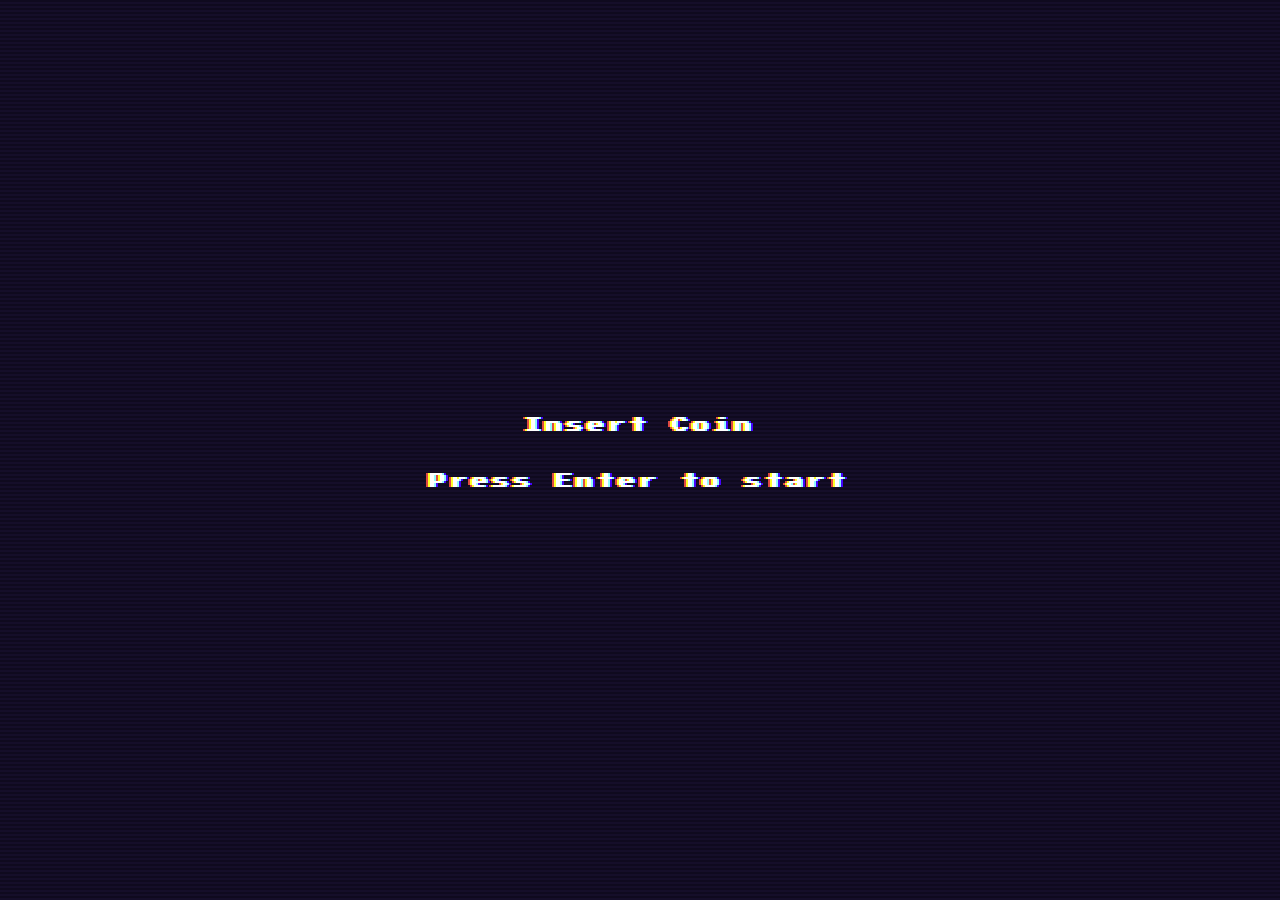
<file: index.html>
<!DOCTYPE html>
<html lang="en">

<head>
    <meta charset="UTF-8">
    <meta name="viewport" content="width=device-width, initial-scale=1.0">
    <link rel="stylesheet" href="arcade.css">
    <title>Lafiaji Portfolio</title>
</head>


<style>
    form {
        position: center;
        top: 0;
        left: 0;
        bottom: 0;
        right: 0;
        color: white;
        display: flex;
        flex-direction: column;
    }


</style>
<body>
    <div id="screen0" class="arcade-text">
        <div translate="yes">
            Insert Coin
        </div>
        <div>
            <p translate="yes">
                Press Enter to start
            </p>
        </div>
    </div>
    
    <div id="screen1" hidden>
        <form>
            <label>
                username:
                <input type="text">
            </label>
            <label>
                password
                <input type="password">
            </label>
        </form>
        <button id="continue">
          continue
        </button>
    </div>
    
    <script src="button.js"></script>
</body>

</html>
</file>
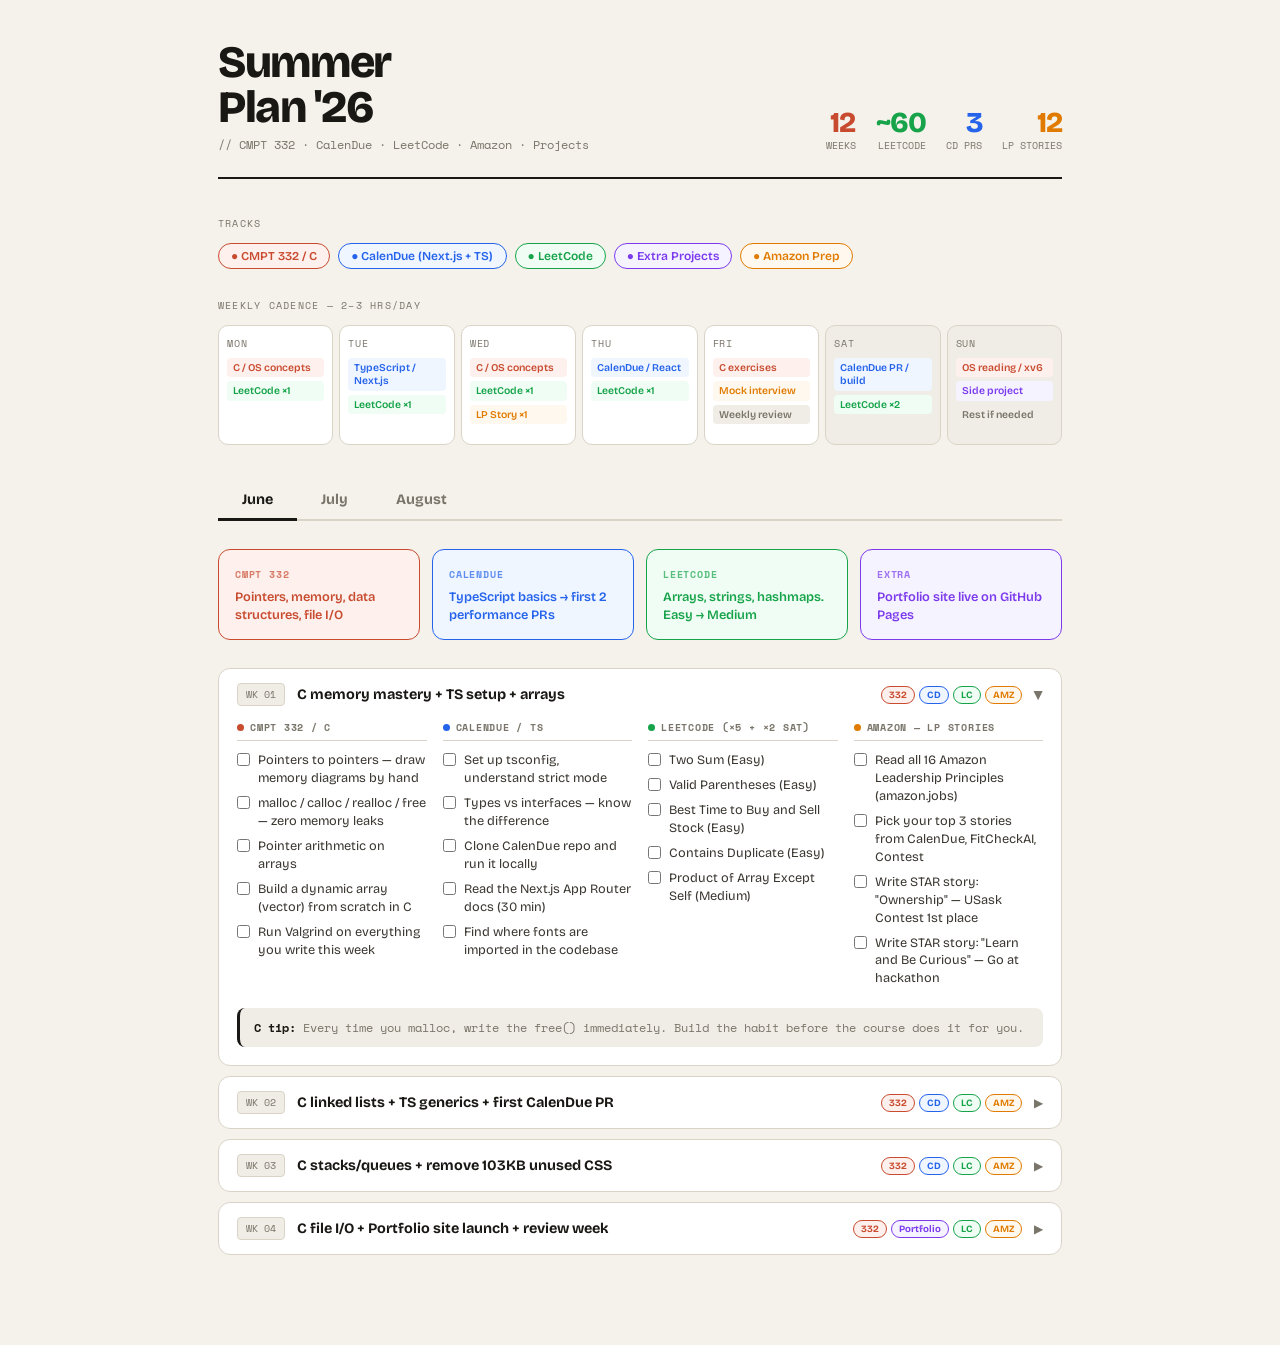
<file: admin.html>
<!DOCTYPE html>
<html lang="en">
<head>
<meta charset="UTF-8">
<meta name="viewport" content="width=device-width, initial-scale=1.0">
<title>Summer Plan 2025</title>
<link href="https://fonts.googleapis.com/css2?family=Space+Mono:wght@400;700&family=Bricolage+Grotesque:wght@400;500;600;700;800&display=swap" rel="stylesheet">
<style>
:root {
  --bg: #f5f2eb;
  --ink: #1a1814;
  --muted: #7a756a;
  --border: #d9d4c7;
  --c-os: #c84b2f;       /* CMPT 332 — red */
  --c-cd: #2563eb;       /* CalenDue — blue */
  --c-lc: #16a34a;       /* LeetCode — green */
  --c-ex: #7c3aed;       /* Extra — purple */
  --c-amz: #e07b00;      /* Amazon — orange */
  --c-amz-bg: #fff8ee;
  --c-os-bg: #fdf0ed;
  --c-cd-bg: #eff6ff;
  --c-lc-bg: #f0fdf4;
  --c-ex-bg: #f5f3ff;
  --surface: #fff;
  --surface2: #f0ede6;
}
* { box-sizing: border-box; margin: 0; padding: 0; }

body {
  background: var(--bg);
  color: var(--ink);
  font-family: 'Bricolage Grotesque', sans-serif;
  min-height: 100vh;
  padding: 40px 28px 80px;
  max-width: 900px;
  margin: 0 auto;
}

/* ── HEADER ── */
.header {
  border-bottom: 2px solid var(--ink);
  padding-bottom: 24px;
  margin-bottom: 36px;
  display: flex;
  justify-content: space-between;
  align-items: flex-end;
  flex-wrap: wrap;
  gap: 16px;
}
.header-left h1 {
  font-size: 2.8rem;
  font-weight: 800;
  line-height: 1;
  letter-spacing: -0.03em;
}
.header-left p {
  font-family: 'Space Mono', monospace;
  font-size: 0.72rem;
  color: var(--muted);
  margin-top: 6px;
}
.header-stats {
  display: flex; gap: 20px;
}
.stat {
  text-align: right;
}
.stat-num {
  font-size: 1.8rem;
  font-weight: 800;
  line-height: 1;
  letter-spacing: -0.03em;
}
.stat-label {
  font-family: 'Space Mono', monospace;
  font-size: 0.62rem;
  color: var(--muted);
  text-transform: uppercase;
}

/* ── LEGEND ── */
.legend {
  display: flex; gap: 8px; flex-wrap: wrap; margin-bottom: 28px;
}
.pill {
  display: flex; align-items: center; gap: 6px;
  padding: 5px 12px;
  border-radius: 999px;
  font-size: 0.75rem;
  font-weight: 600;
  border: 1.5px solid;
  cursor: default;
}
.pill.os { background: var(--c-os-bg); color: var(--c-os); border-color: var(--c-os); }
.pill.cd { background: var(--c-cd-bg); color: var(--c-cd); border-color: var(--c-cd); }
.pill.lc { background: var(--c-lc-bg); color: var(--c-lc); border-color: var(--c-lc); }
.pill.ex { background: var(--c-ex-bg); color: var(--c-ex); border-color: var(--c-ex); }
.pill.amz { background: var(--c-amz-bg); color: var(--c-amz); border-color: var(--c-amz); }

/* ── WEEKLY CADENCE ── */
.section-label {
  font-family: 'Space Mono', monospace;
  font-size: 0.65rem;
  text-transform: uppercase;
  letter-spacing: 0.12em;
  color: var(--muted);
  margin-bottom: 12px;
}
.cadence-grid {
  display: grid;
  grid-template-columns: repeat(7, 1fr);
  gap: 6px;
  margin-bottom: 36px;
}
.day-card {
  background: var(--surface);
  border: 1.5px solid var(--border);
  border-radius: 10px;
  padding: 10px 8px;
  min-height: 120px;
}
.day-card .day-name {
  font-family: 'Space Mono', monospace;
  font-size: 0.6rem;
  color: var(--muted);
  text-transform: uppercase;
  margin-bottom: 8px;
  letter-spacing: 0.08em;
}
.day-card.weekend {
  background: var(--surface2);
}
.block {
  font-size: 0.65rem;
  font-weight: 600;
  padding: 3px 6px;
  border-radius: 4px;
  margin-bottom: 4px;
  line-height: 1.3;
}
.block.os { background: var(--c-os-bg); color: var(--c-os); }
.block.cd { background: var(--c-cd-bg); color: var(--c-cd); }
.block.lc { background: var(--c-lc-bg); color: var(--c-lc); }
.block.ex { background: var(--c-ex-bg); color: var(--c-ex); }
.block.amz { background: var(--c-amz-bg); color: var(--c-amz); }
.block.rest { background: #f0ede6; color: var(--muted); }

/* ── MONTH TABS ── */
.tabs {
  display: flex; gap: 0; margin-bottom: 0;
  border-bottom: 2px solid var(--border);
}
.tab {
  padding: 10px 24px;
  font-family: 'Bricolage Grotesque', sans-serif;
  font-size: 0.9rem;
  font-weight: 700;
  background: transparent;
  border: none;
  color: var(--muted);
  cursor: pointer;
  border-bottom: 3px solid transparent;
  margin-bottom: -2px;
  transition: all 0.15s;
}
.tab:hover { color: var(--ink); }
.tab.active { color: var(--ink); border-bottom-color: var(--ink); }

/* ── MONTH PANEL ── */
.panel { display: none; padding-top: 28px; }
.panel.active { display: block; }

.month-intro {
  display: grid;
  grid-template-columns: 1fr 1fr 1fr 1fr;
  gap: 12px;
  margin-bottom: 28px;
}
.focus-card {
  padding: 16px;
  border-radius: 12px;
  border: 1.5px solid;
}
.focus-card h3 {
  font-size: 0.65rem;
  font-family: 'Space Mono', monospace;
  text-transform: uppercase;
  letter-spacing: 0.08em;
  margin-bottom: 6px;
  opacity: 0.7;
}
.focus-card p { font-size: 0.8rem; font-weight: 600; line-height: 1.4; }
.focus-card.os { background: var(--c-os-bg); border-color: var(--c-os); color: var(--c-os); }
.focus-card.cd { background: var(--c-cd-bg); border-color: var(--c-cd); color: var(--c-cd); }
.focus-card.lc { background: var(--c-lc-bg); border-color: var(--c-lc); color: var(--c-lc); }
.focus-card.ex { background: var(--c-ex-bg); border-color: var(--c-ex); color: var(--c-ex); }
.focus-card.amz { background: var(--c-amz-bg); border-color: var(--c-amz); color: var(--c-amz); }

/* ── WEEKS ── */
.week {
  border: 1.5px solid var(--border);
  border-radius: 12px;
  margin-bottom: 10px;
  background: var(--surface);
  overflow: hidden;
}
.week-header {
  display: flex; align-items: center; gap: 12px;
  padding: 14px 18px;
  cursor: pointer;
  user-select: none;
  transition: background 0.1s;
}
.week-header:hover { background: var(--surface2); }
.week-num {
  font-family: 'Space Mono', monospace;
  font-size: 0.62rem;
  color: var(--muted);
  background: var(--surface2);
  padding: 3px 8px;
  border-radius: 4px;
  flex-shrink: 0;
  border: 1px solid var(--border);
}
.week-title {
  font-size: 0.9rem;
  font-weight: 700;
  flex: 1;
}
.week-pills { display: flex; gap: 4px; }
.mini-pill {
  font-size: 0.6rem;
  font-weight: 700;
  padding: 2px 7px;
  border-radius: 999px;
  border: 1.5px solid;
}
.mini-pill.os { background: var(--c-os-bg); color: var(--c-os); border-color: var(--c-os); }
.mini-pill.cd { background: var(--c-cd-bg); color: var(--c-cd); border-color: var(--c-cd); }
.mini-pill.lc { background: var(--c-lc-bg); color: var(--c-lc); border-color: var(--c-lc); }
.mini-pill.ex { background: var(--c-ex-bg); color: var(--c-ex); border-color: var(--c-ex); }
.mini-pill.amz { background: var(--c-amz-bg); color: var(--c-amz); border-color: var(--c-amz); }
.chevron { color: var(--muted); font-size: 0.75rem; transition: transform 0.2s; flex-shrink: 0; }
.week.open .chevron { transform: rotate(90deg); }

.week-body { display: none; padding: 0 18px 18px; }
.week.open .week-body { display: block; }

.task-cols {
  display: grid;
  grid-template-columns: 1fr 1fr 1fr;
  gap: 16px;
}
.task-col h4 {
  font-family: 'Space Mono', monospace;
  font-size: 0.6rem;
  text-transform: uppercase;
  letter-spacing: 0.08em;
  color: var(--muted);
  margin-bottom: 10px;
  padding-bottom: 6px;
  border-bottom: 1px solid var(--border);
  display: flex;
  align-items: center;
  gap: 6px;
}
.col-dot {
  width: 7px; height: 7px; border-radius: 50%; flex-shrink: 0;
}
.col-dot.os { background: var(--c-os); }
.col-dot.cd { background: var(--c-cd); }
.col-dot.lc { background: var(--c-lc); }
.col-dot.ex { background: var(--c-ex); }
.col-dot.amz { background: var(--c-amz); }

.task {
  display: flex; align-items: flex-start; gap: 8px;
  margin-bottom: 7px;
  font-size: 0.8rem;
  line-height: 1.4;
  cursor: pointer;
}
.task input[type=checkbox] { flex-shrink: 0; margin-top: 2px; accent-color: var(--ink); }
.task span { color: #3a3630; }
.task.done span { text-decoration: line-through; color: var(--muted); }

.tip {
  margin-top: 14px;
  padding: 10px 14px;
  background: var(--surface2);
  border-radius: 8px;
  border-left: 3px solid var(--ink);
  font-size: 0.78rem;
  color: var(--muted);
  font-family: 'Space Mono', monospace;
}
.tip strong { color: var(--ink); }

/* ── MILESTONE BANNER ── */
.milestone {
  background: var(--ink);
  color: #f5f2eb;
  border-radius: 12px;
  padding: 16px 20px;
  margin-bottom: 10px;
  display: flex;
  align-items: center;
  gap: 12px;
  font-size: 0.85rem;
  font-weight: 600;
}
.milestone-icon { font-size: 1.2rem; }

/* ── PROGRESS ── */
.progress-section { margin-bottom: 28px; }
.prog-row {
  display: flex; align-items: center; gap: 10px; margin-bottom: 8px;
}
.prog-label {
  font-family: 'Space Mono', monospace;
  font-size: 0.65rem;
  color: var(--muted);
  width: 100px;
  flex-shrink: 0;
}
.prog-bar-bg {
  flex: 1; height: 5px; background: var(--border); border-radius: 3px; overflow: hidden;
}
.prog-bar { height: 100%; border-radius: 3px; transition: width 0.4s; }
.prog-pct {
  font-family: 'Space Mono', monospace;
  font-size: 0.62rem;
  color: var(--muted);
  width: 32px;
  text-align: right;
}
</style>
</head>
<body>

<!-- HEADER -->
<div class="header">
  <div class="header-left">
    <h1>Summer<br>Plan '26</h1>
    <p>// CMPT 332 · CalenDue · LeetCode · Amazon · Projects</p>
  </div>
  <div class="header-stats">
    <div class="stat">
      <div class="stat-num" style="color:var(--c-os)">12</div>
      <div class="stat-label">Weeks</div>
    </div>
    <div class="stat">
      <div class="stat-num" style="color:var(--c-lc)">~60</div>
      <div class="stat-label">LeetCode</div>
    </div>
    <div class="stat">
      <div class="stat-num" style="color:var(--c-cd)">3</div>
      <div class="stat-label">CD PRs</div>
    </div>
    <div class="stat">
      <div class="stat-num" style="color:var(--c-amz)">12</div>
      <div class="stat-label">LP Stories</div>
    </div>
  </div>
</div>

<!-- LEGEND -->
<div class="section-label">Tracks</div>
<div class="legend">
  <div class="pill os">● CMPT 332 / C</div>
  <div class="pill cd">● CalenDue (Next.js + TS)</div>
  <div class="pill lc">● LeetCode</div>
  <div class="pill ex">● Extra Projects</div>
  <div class="pill amz">● Amazon Prep</div>
</div>

<!-- WEEKLY CADENCE -->
<div class="section-label" style="margin-top:8px">Weekly Cadence — 2–3 hrs/day</div>
<div class="cadence-grid">
  <div class="day-card">
    <div class="day-name">Mon</div>
    <div class="block os">C / OS concepts</div>
    <div class="block lc">LeetCode ×1</div>
  </div>
  <div class="day-card">
    <div class="day-name">Tue</div>
    <div class="block cd">TypeScript / Next.js</div>
    <div class="block lc">LeetCode ×1</div>
  </div>
  <div class="day-card">
    <div class="day-name">Wed</div>
    <div class="block os">C / OS concepts</div>
    <div class="block lc">LeetCode ×1</div>
    <div class="block amz">LP Story ×1</div>
  </div>
  <div class="day-card">
    <div class="day-name">Thu</div>
    <div class="block cd">CalenDue / React</div>
    <div class="block lc">LeetCode ×1</div>
  </div>
  <div class="day-card">
    <div class="day-name">Fri</div>
    <div class="block os">C exercises</div>
    <div class="block amz">Mock interview</div>
    <div class="block rest">Weekly review</div>
  </div>
  <div class="day-card weekend">
    <div class="day-name">Sat</div>
    <div class="block cd">CalenDue PR / build</div>
    <div class="block lc">LeetCode ×2</div>
  </div>
  <div class="day-card weekend">
    <div class="day-name">Sun</div>
    <div class="block os">OS reading / xv6</div>
    <div class="block ex">Side project</div>
    <div class="block rest">Rest if needed</div>
  </div>
</div>

<!-- TABS -->
<div class="tabs">
  <button class="tab active" onclick="showMonth(0)">June</button>
  <button class="tab" onclick="showMonth(1)">July</button>
  <button class="tab" onclick="showMonth(2)">August</button>
</div>

<!-- ══════════════ JUNE ══════════════ -->
<div class="panel active" id="p0">

  <div class="month-intro">
    <div class="focus-card os">
      <h3>CMPT 332</h3>
      <p>Pointers, memory, data structures, file I/O</p>
    </div>
    <div class="focus-card cd">
      <h3>CalenDue</h3>
      <p>TypeScript basics → first 2 performance PRs</p>
    </div>
    <div class="focus-card lc">
      <h3>LeetCode</h3>
      <p>Arrays, strings, hashmaps. Easy → Medium</p>
    </div>
    <div class="focus-card ex">
      <h3>Extra</h3>
      <p>Portfolio site live on GitHub Pages</p>
    </div>
  </div>

  <!-- WK 1 -->
  <div class="week open" id="j1">
    <div class="week-header" onclick="toggle('j1')">
      <div class="week-num">WK 01</div>
      <div class="week-title">C memory mastery + TS setup + arrays</div>
      <div class="week-pills">
        <div class="mini-pill os">332</div>
        <div class="mini-pill cd">CD</div>
        <div class="mini-pill lc">LC</div>
        <div class="mini-pill amz">AMZ</div>
      </div>
      <div class="chevron">▶</div>
    </div>
    <div class="week-body">
      <div class="task-cols" style="grid-template-columns:1fr 1fr 1fr 1fr">
        <div class="task-col">
          <h4><div class="col-dot os"></div>CMPT 332 / C</h4>
          <div class="task"><input type="checkbox" onchange="save(this)"><span>Pointers to pointers — draw memory diagrams by hand</span></div>
          <div class="task"><input type="checkbox" onchange="save(this)"><span>malloc / calloc / realloc / free — zero memory leaks</span></div>
          <div class="task"><input type="checkbox" onchange="save(this)"><span>Pointer arithmetic on arrays</span></div>
          <div class="task"><input type="checkbox" onchange="save(this)"><span>Build a dynamic array (vector) from scratch in C</span></div>
          <div class="task"><input type="checkbox" onchange="save(this)"><span>Run Valgrind on everything you write this week</span></div>
        </div>
        <div class="task-col">
          <h4><div class="col-dot cd"></div>CalenDue / TS</h4>
          <div class="task"><input type="checkbox" onchange="save(this)"><span>Set up tsconfig, understand strict mode</span></div>
          <div class="task"><input type="checkbox" onchange="save(this)"><span>Types vs interfaces — know the difference</span></div>
          <div class="task"><input type="checkbox" onchange="save(this)"><span>Clone CalenDue repo and run it locally</span></div>
          <div class="task"><input type="checkbox" onchange="save(this)"><span>Read the Next.js App Router docs (30 min)</span></div>
          <div class="task"><input type="checkbox" onchange="save(this)"><span>Find where fonts are imported in the codebase</span></div>
        </div>
        <div class="task-col">
          <h4><div class="col-dot lc"></div>LeetCode (×5 + ×2 Sat)</h4>
          <div class="task"><input type="checkbox" onchange="save(this)"><span>Two Sum (Easy)</span></div>
          <div class="task"><input type="checkbox" onchange="save(this)"><span>Valid Parentheses (Easy)</span></div>
          <div class="task"><input type="checkbox" onchange="save(this)"><span>Best Time to Buy and Sell Stock (Easy)</span></div>
          <div class="task"><input type="checkbox" onchange="save(this)"><span>Contains Duplicate (Easy)</span></div>
          <div class="task"><input type="checkbox" onchange="save(this)"><span>Product of Array Except Self (Medium)</span></div>
        </div>
        <div class="task-col">
          <h4><div class="col-dot amz"></div>Amazon — LP Stories</h4>
          <div class="task"><input type="checkbox" onchange="save(this)"><span>Read all 16 Amazon Leadership Principles (amazon.jobs)</span></div>
          <div class="task"><input type="checkbox" onchange="save(this)"><span>Pick your top 3 stories from CalenDue, FitCheckAI, Contest</span></div>
          <div class="task"><input type="checkbox" onchange="save(this)"><span>Write STAR story: "Ownership" — USask Contest 1st place</span></div>
          <div class="task"><input type="checkbox" onchange="save(this)"><span>Write STAR story: "Learn and Be Curious" — Go at hackathon</span></div>
        </div>
      </div>
      <div class="tip"><strong>C tip:</strong> Every time you malloc, write the free() immediately. Build the habit before the course does it for you.</div>
    </div>
  </div>

  <!-- WK 2 -->
  <div class="week" id="j2">
    <div class="week-header" onclick="toggle('j2')">
      <div class="week-num">WK 02</div>
      <div class="week-title">C linked lists + TS generics + first CalenDue PR</div>
      <div class="week-pills">
        <div class="mini-pill os">332</div>
        <div class="mini-pill cd">CD</div>
        <div class="mini-pill lc">LC</div>
        <div class="mini-pill amz">AMZ</div>
      </div>
      <div class="chevron">▶</div>
    </div>
    <div class="week-body">
      <div class="task-cols" style="grid-template-columns:1fr 1fr 1fr 1fr">
        <div class="task-col">
          <h4><div class="col-dot os"></div>CMPT 332 / C</h4>
          <div class="task"><input type="checkbox" onchange="save(this)"><span>Singly linked list: insert, delete, search</span></div>
          <div class="task"><input type="checkbox" onchange="save(this)"><span>Doubly linked list from scratch</span></div>
          <div class="task"><input type="checkbox" onchange="save(this)"><span>Reverse a linked list in-place (no cheating)</span></div>
          <div class="task"><input type="checkbox" onchange="save(this)"><span>Struct padding and memory alignment</span></div>
        </div>
        <div class="task-col">
          <h4><div class="col-dot cd"></div>CalenDue PR #1</h4>
          <div class="task"><input type="checkbox" onchange="save(this)"><span>Add font-display: swap to all Google Font imports</span></div>
          <div class="task"><input type="checkbox" onchange="save(this)"><span>Fix the 1 link without descriptive text (SEO audit)</span></div>
          <div class="task"><input type="checkbox" onchange="save(this)"><span>TS generics — write a typed Stack&lt;T&gt; in practice</span></div>
          <div class="task"><input type="checkbox" onchange="save(this)"><span>Open PR, write a clear description referencing Lighthouse</span></div>
        </div>
        <div class="task-col">
          <h4><div class="col-dot lc"></div>LeetCode — Two Pointers</h4>
          <div class="task"><input type="checkbox" onchange="save(this)"><span>Valid Palindrome (Easy)</span></div>
          <div class="task"><input type="checkbox" onchange="save(this)"><span>Two Sum II (Medium)</span></div>
          <div class="task"><input type="checkbox" onchange="save(this)"><span>3Sum (Medium)</span></div>
          <div class="task"><input type="checkbox" onchange="save(this)"><span>Container With Most Water (Medium)</span></div>
          <div class="task"><input type="checkbox" onchange="save(this)"><span>Trapping Rain Water (Hard — try it)</span></div>
        </div>
        <div class="task-col">
          <h4><div class="col-dot amz"></div>Amazon — LP Stories</h4>
          <div class="task"><input type="checkbox" onchange="save(this)"><span>Write STAR story: "Bias for Action" — FitCheckAI hackathon ship</span></div>
          <div class="task"><input type="checkbox" onchange="save(this)"><span>Write STAR story: "Invent and Simplify" — CalenDue syllabus parser idea</span></div>
          <div class="task"><input type="checkbox" onchange="save(this)"><span>Practice saying each story out loud — time yourself (under 2 min)</span></div>
        </div>
      </div>
      <div class="tip"><strong>CalenDue tip:</strong> font-display: swap is literally a one-line fix worth ~10ms. Open a PR for it this week — it proves you can ship, not just plan.</div>
    </div>
  </div>

  <!-- WK 3 -->
  <div class="week" id="j3">
    <div class="week-header" onclick="toggle('j3')">
      <div class="week-num">WK 03</div>
      <div class="week-title">C stacks/queues + remove 103KB unused CSS</div>
      <div class="week-pills">
        <div class="mini-pill os">332</div>
        <div class="mini-pill cd">CD</div>
        <div class="mini-pill lc">LC</div>
        <div class="mini-pill amz">AMZ</div>
      </div>
      <div class="chevron">▶</div>
    </div>
    <div class="week-body">
      <div class="task-cols" style="grid-template-columns:1fr 1fr 1fr 1fr">
        <div class="task-col">
          <h4><div class="col-dot os"></div>CMPT 332 / C</h4>
          <div class="task"><input type="checkbox" onchange="save(this)"><span>Stack with array + stack with linked list</span></div>
          <div class="task"><input type="checkbox" onchange="save(this)"><span>Queue and circular queue</span></div>
          <div class="task"><input type="checkbox" onchange="save(this)"><span>Function pointers — comparator pattern</span></div>
          <div class="task"><input type="checkbox" onchange="save(this)"><span>qsort() with custom comparator</span></div>
          <div class="task"><input type="checkbox" onchange="save(this)"><span>Read Tanenbaum Ch.1 (OS overview)</span></div>
        </div>
        <div class="task-col">
          <h4><div class="col-dot cd"></div>CalenDue PR #2</h4>
          <div class="task"><input type="checkbox" onchange="save(this)"><span>Check Tailwind content config — is it purging unused classes?</span></div>
          <div class="task"><input type="checkbox" onchange="save(this)"><span>Remove any global CSS imports not needed on landing page</span></div>
          <div class="task"><input type="checkbox" onchange="save(this)"><span>Audit non-composited animations — switch to CSS transform</span></div>
          <div class="task"><input type="checkbox" onchange="save(this)"><span>Re-run Lighthouse, compare scores</span></div>
        </div>
        <div class="task-col">
          <h4><div class="col-dot lc"></div>LeetCode — Sliding Window</h4>
          <div class="task"><input type="checkbox" onchange="save(this)"><span>Best Time to Buy/Sell Stock (Easy)</span></div>
          <div class="task"><input type="checkbox" onchange="save(this)"><span>Longest Substring Without Repeating (Medium)</span></div>
          <div class="task"><input type="checkbox" onchange="save(this)"><span>Longest Repeating Character Replacement (Medium)</span></div>
          <div class="task"><input type="checkbox" onchange="save(this)"><span>Permutation in String (Medium)</span></div>
          <div class="task"><input type="checkbox" onchange="save(this)"><span>Minimum Window Substring (Hard)</span></div>
        </div>
        <div class="task-col">
          <h4><div class="col-dot amz"></div>Amazon — LP Stories</h4>
          <div class="task"><input type="checkbox" onchange="save(this)"><span>Write STAR story: "Deliver Results" — Prompt to Pitch 2nd place pitch</span></div>
          <div class="task"><input type="checkbox" onchange="save(this)"><span>Write STAR story: "Dive Deep" — Godot Git conflict debugging</span></div>
          <div class="task"><input type="checkbox" onchange="save(this)"><span>Review all stories so far — is each one under 2 min?</span></div>
        </div>
      </div>
      <div class="tip"><strong>CD tip:</strong> 103KB of unused CSS is almost certainly from unused Tailwind classes. Check that `content` in tailwind.config.js is scoped to your actual component paths.</div>
    </div>
  </div>

  <!-- WK 4 -->
  <div class="week" id="j4">
    <div class="week-header" onclick="toggle('j4')">
      <div class="week-num">WK 04</div>
      <div class="week-title">C file I/O + Portfolio site launch + review week</div>
      <div class="week-pills">
        <div class="mini-pill os">332</div>
        <div class="mini-pill ex">Portfolio</div>
        <div class="mini-pill lc">LC</div>
        <div class="mini-pill amz">AMZ</div>
      </div>
      <div class="chevron">▶</div>
    </div>
    <div class="week-body">
      <div class="task-cols" style="grid-template-columns:1fr 1fr 1fr 1fr">
        <div class="task-col">
          <h4><div class="col-dot os"></div>CMPT 332 / C</h4>
          <div class="task"><input type="checkbox" onchange="save(this)"><span>fopen, fread, fwrite, fclose, fseek</span></div>
          <div class="task"><input type="checkbox" onchange="save(this)"><span>Binary vs text file handling</span></div>
          <div class="task"><input type="checkbox" onchange="save(this)"><span>Mergesort and quicksort from scratch</span></div>
          <div class="task"><input type="checkbox" onchange="save(this)"><span>Know Big-O for every sort you implement</span></div>
          <div class="task"><input type="checkbox" onchange="save(this)"><span>Redo week 1–2 C code from memory (no reference)</span></div>
        </div>
        <div class="task-col">
          <h4><div class="col-dot ex"></div>Portfolio (weekend)</h4>
          <div class="task"><input type="checkbox" onchange="save(this)"><span>Build portfolio in HTML/CSS — keep it simple</span></div>
          <div class="task"><input type="checkbox" onchange="save(this)"><span>Link: GitHub, LeetCode tracker repo, CalenDue</span></div>
          <div class="task"><input type="checkbox" onchange="save(this)"><span>Deploy to GitHub Pages</span></div>
          <div class="task"><input type="checkbox" onchange="save(this)"><span>Run Lighthouse on it — score yourself</span></div>
        </div>
        <div class="task-col">
          <h4><div class="col-dot lc"></div>LeetCode — Hashmaps</h4>
          <div class="task"><input type="checkbox" onchange="save(this)"><span>Valid Anagram (Easy)</span></div>
          <div class="task"><input type="checkbox" onchange="save(this)"><span>Group Anagrams (Medium)</span></div>
          <div class="task"><input type="checkbox" onchange="save(this)"><span>Top K Frequent Elements (Medium)</span></div>
          <div class="task"><input type="checkbox" onchange="save(this)"><span>Encode and Decode Strings (Medium)</span></div>
          <div class="task"><input type="checkbox" onchange="save(this)"><span>Longest Consecutive Sequence (Medium)</span></div>
        </div>
        <div class="task-col">
          <h4><div class="col-dot amz"></div>Amazon — Mock Coding</h4>
          <div class="task"><input type="checkbox" onchange="save(this)"><span>Set a 45-min timer, solve 2 mediums without hints</span></div>
          <div class="task"><input type="checkbox" onchange="save(this)"><span>Talk out loud while solving — practice explaining your thinking</span></div>
          <div class="task"><input type="checkbox" onchange="save(this)"><span>Write up: what went wrong, what pattern you missed</span></div>
          <div class="task"><input type="checkbox" onchange="save(this)"><span>Review Amazon SDE intern interview format on Glassdoor</span></div>
        </div>
      </div>
      <div class="tip"><strong>Milestone check:</strong> 2 CalenDue PRs merged ✓ · Portfolio live ✓ · C data structures solid ✓ · ~20 LeetCode done ✓</div>
    </div>
  </div>

</div>

<!-- ══════════════ JULY ══════════════ -->
<div class="panel" id="p1">

  <div class="month-intro">
    <div class="focus-card os">
      <h3>CMPT 332</h3>
      <p>Processes, pthreads, semaphores, deadlock, BSTs</p>
    </div>
    <div class="focus-card cd">
      <h3>CalenDue</h3>
      <p>Fix 734KB JS issue with dynamic imports + UI work</p>
    </div>
    <div class="focus-card lc">
      <h3>LeetCode</h3>
      <p>Trees, graphs, binary search. Move to Medium+</p>
    </div>
    <div class="focus-card ex">
      <h3>Extra</h3>
      <p>Start Tamagotchi prototype (React + Claude API)</p>
    </div>
  </div>

  <!-- WK 5 -->
  <div class="week open" id="j5">
    <div class="week-header" onclick="toggle('j5')">
      <div class="week-num">WK 05</div>
      <div class="week-title">C processes (fork/exec) + Next.js dynamic imports</div>
      <div class="week-pills">
        <div class="mini-pill os">332</div>
        <div class="mini-pill cd">CD</div>
        <div class="mini-pill lc">LC</div>
        <div class="mini-pill amz">AMZ</div>
      </div>
      <div class="chevron">▶</div>
    </div>
    <div class="week-body">
      <div class="task-cols" style="grid-template-columns:1fr 1fr 1fr 1fr">
        <div class="task-col">
          <h4><div class="col-dot os"></div>CMPT 332 / C — Processes</h4>
          <div class="task"><input type="checkbox" onchange="save(this)"><span>fork() — understand parent/child relationship</span></div>
          <div class="task"><input type="checkbox" onchange="save(this)"><span>exec() family — replace process image</span></div>
          <div class="task"><input type="checkbox" onchange="save(this)"><span>wait() / waitpid() — avoid zombie processes</span></div>
          <div class="task"><input type="checkbox" onchange="save(this)"><span>Signals: SIGINT, SIGTERM, custom handlers</span></div>
          <div class="task"><input type="checkbox" onchange="save(this)"><span>Read Tanenbaum Ch.2 sections 2.1–2.2</span></div>
        </div>
        <div class="task-col">
          <h4><div class="col-dot cd"></div>CalenDue PR #3 — 734KB JS</h4>
          <div class="task"><input type="checkbox" onchange="save(this)"><span>Identify heavy components with next/bundle-analyzer</span></div>
          <div class="task"><input type="checkbox" onchange="save(this)"><span>Convert dashboard imports to dynamic() with loading states</span></div>
          <div class="task"><input type="checkbox" onchange="save(this)"><span>Move any chart/editor libs to dynamic imports</span></div>
          <div class="task"><input type="checkbox" onchange="save(this)"><span>Run Lighthouse — target 70+ performance score</span></div>
        </div>
        <div class="task-col">
          <h4><div class="col-dot lc"></div>LeetCode — Binary Trees</h4>
          <div class="task"><input type="checkbox" onchange="save(this)"><span>Invert Binary Tree (Easy)</span></div>
          <div class="task"><input type="checkbox" onchange="save(this)"><span>Maximum Depth of Binary Tree (Easy)</span></div>
          <div class="task"><input type="checkbox" onchange="save(this)"><span>Balanced Binary Tree (Easy)</span></div>
          <div class="task"><input type="checkbox" onchange="save(this)"><span>Lowest Common Ancestor (Medium)</span></div>
          <div class="task"><input type="checkbox" onchange="save(this)"><span>Binary Tree Level Order Traversal (Medium)</span></div>
        </div>
        <div class="task-col">
          <h4><div class="col-dot amz"></div>Amazon — LP Stories</h4>
          <div class="task"><input type="checkbox" onchange="save(this)"><span>Write STAR story: "Earn Trust" — Note taker reliability for students with disabilities</span></div>
          <div class="task"><input type="checkbox" onchange="save(this)"><span>Write STAR story: "Are Right, A Lot" — design decision in Godot enemy system</span></div>
          <div class="task"><input type="checkbox" onchange="save(this)"><span>Practice 2 stories back to back with no notes</span></div>
        </div>
      </div>
      <div class="tip"><strong>332 tip:</strong> fork() is the hardest concept to visualize. Draw the process tree every time you call it — after 10 diagrams it clicks permanently.</div>
    </div>
  </div>

  <!-- WK 6 -->
  <div class="week" id="j6">
    <div class="week-header" onclick="toggle('j6')">
      <div class="week-num">WK 06</div>
      <div class="week-title">pthreads + mutexes + CalenDue UI polish</div>
      <div class="week-pills">
        <div class="mini-pill os">332</div>
        <div class="mini-pill cd">CD</div>
        <div class="mini-pill lc">LC</div>
        <div class="mini-pill amz">AMZ</div>
      </div>
      <div class="chevron">▶</div>
    </div>
    <div class="week-body">
      <div class="task-cols" style="grid-template-columns:1fr 1fr 1fr 1fr">
        <div class="task-col">
          <h4><div class="col-dot os"></div>CMPT 332 / C — Threads</h4>
          <div class="task"><input type="checkbox" onchange="save(this)"><span>pthread_create, pthread_join, pthread_exit</span></div>
          <div class="task"><input type="checkbox" onchange="save(this)"><span>Mutex: lock, unlock, trylock</span></div>
          <div class="task"><input type="checkbox" onchange="save(this)"><span>Demonstrate a race condition then fix it</span></div>
          <div class="task"><input type="checkbox" onchange="save(this)"><span>Read/write locks (pthread_rwlock)</span></div>
          <div class="task"><input type="checkbox" onchange="save(this)"><span>Read Tanenbaum 2.2–2.3 (threads + mutual exclusion)</span></div>
        </div>
        <div class="task-col">
          <h4><div class="col-dot cd"></div>CalenDue — UI/UX</h4>
          <div class="task"><input type="checkbox" onchange="save(this)"><span>Audit the mobile experience end-to-end</span></div>
          <div class="task"><input type="checkbox" onchange="save(this)"><span>Identify 3 UX friction points in the upload flow</span></div>
          <div class="task"><input type="checkbox" onchange="save(this)"><span>Write up findings as a GitHub issue with screenshots</span></div>
          <div class="task"><input type="checkbox" onchange="save(this)"><span>Implement 1 UI improvement (loading states, error copy)</span></div>
        </div>
        <div class="task-col">
          <h4><div class="col-dot lc"></div>LeetCode — BST</h4>
          <div class="task"><input type="checkbox" onchange="save(this)"><span>Validate BST (Medium)</span></div>
          <div class="task"><input type="checkbox" onchange="save(this)"><span>Kth Smallest Element in BST (Medium)</span></div>
          <div class="task"><input type="checkbox" onchange="save(this)"><span>Construct BST from Preorder (Medium)</span></div>
          <div class="task"><input type="checkbox" onchange="save(this)"><span>Binary Tree Right Side View (Medium)</span></div>
          <div class="task"><input type="checkbox" onchange="save(this)"><span>Serialize and Deserialize Binary Tree (Hard)</span></div>
        </div>
        <div class="task-col">
          <h4><div class="col-dot amz"></div>Amazon — Mock Interview</h4>
          <div class="task"><input type="checkbox" onchange="save(this)"><span>Do a full 45-min mock: 2 tree problems, timed, talk out loud</span></div>
          <div class="task"><input type="checkbox" onchange="save(this)"><span>Write STAR story: "Insist on Highest Standards" — marking MATH 164 consistently</span></div>
          <div class="task"><input type="checkbox" onchange="save(this)"><span>Ask a friend to listen to 2 of your LP stories and give feedback</span></div>
        </div>
      </div>
      <div class="tip"><strong>pthreads tip:</strong> This is literally the content of CMPT 332 assignments. Every thread program you write this month is practice for a graded deliverable.</div>
    </div>
  </div>

  <!-- WK 7 -->
  <div class="week" id="j7">
    <div class="week-header" onclick="toggle('j7')">
      <div class="week-num">WK 07</div>
      <div class="week-title">Semaphores + IPC + Tamagotchi prototype starts</div>
      <div class="week-pills">
        <div class="mini-pill os">332</div>
        <div class="mini-pill ex">Tama</div>
        <div class="mini-pill lc">LC</div>
        <div class="mini-pill amz">AMZ</div>
      </div>
      <div class="chevron">▶</div>
    </div>
    <div class="week-body">
      <div class="task-cols" style="grid-template-columns:1fr 1fr 1fr 1fr">
        <div class="task-col">
          <h4><div class="col-dot os"></div>CMPT 332 / C — Sync</h4>
          <div class="task"><input type="checkbox" onchange="save(this)"><span>Semaphores: sem_init, sem_wait, sem_post</span></div>
          <div class="task"><input type="checkbox" onchange="save(this)"><span>Producer-consumer problem with semaphores</span></div>
          <div class="task"><input type="checkbox" onchange="save(this)"><span>Dining philosophers problem</span></div>
          <div class="task"><input type="checkbox" onchange="save(this)"><span>Pipes: pipe(), read(), write() between processes</span></div>
          <div class="task"><input type="checkbox" onchange="save(this)"><span>Read Tanenbaum 2.3–2.4 (semaphores + monitors)</span></div>
        </div>
        <div class="task-col">
          <h4><div class="col-dot ex"></div>Tamagotchi Prototype</h4>
          <div class="task"><input type="checkbox" onchange="save(this)"><span>Set up React + Vite + TypeScript project</span></div>
          <div class="task"><input type="checkbox" onchange="save(this)"><span>Design pet state: hunger, hydration, energy levels</span></div>
          <div class="task"><input type="checkbox" onchange="save(this)"><span>Build basic pet component with mood states</span></div>
          <div class="task"><input type="checkbox" onchange="save(this)"><span>Hook up Claude API for pet personality (one endpoint)</span></div>
        </div>
        <div class="task-col">
          <h4><div class="col-dot lc"></div>LeetCode — Graphs</h4>
          <div class="task"><input type="checkbox" onchange="save(this)"><span>Number of Islands (Medium)</span></div>
          <div class="task"><input type="checkbox" onchange="save(this)"><span>Clone Graph (Medium)</span></div>
          <div class="task"><input type="checkbox" onchange="save(this)"><span>Max Area of Island (Medium)</span></div>
          <div class="task"><input type="checkbox" onchange="save(this)"><span>Pacific Atlantic Water Flow (Medium)</span></div>
          <div class="task"><input type="checkbox" onchange="save(this)"><span>Course Schedule (Medium)</span></div>
        </div>
        <div class="task-col">
          <h4><div class="col-dot amz"></div>Amazon — LP Stories</h4>
          <div class="task"><input type="checkbox" onchange="save(this)"><span>Write STAR story: "Think Big" — vision for CalenDue expanding beyond USask</span></div>
          <div class="task"><input type="checkbox" onchange="save(this)"><span>Write STAR story: "Frugality" — shipping CalenDue with a student budget</span></div>
          <div class="task"><input type="checkbox" onchange="save(this)"><span>Total LP stories written so far: aim for 8+ by end of this week</span></div>
        </div>
      </div>
      <div class="tip"><strong>Semaphore tip:</strong> Producer-consumer and dining philosophers are almost guaranteed to appear in CMPT 332 assignments. Build them now until they're muscle memory.</div>
    </div>
  </div>

  <!-- WK 8 -->
  <div class="week" id="j8">
    <div class="week-header" onclick="toggle('j8')">
      <div class="week-num">WK 08</div>
      <div class="week-title">xv6 first read + deadlock theory + CalenDue security</div>
      <div class="week-pills">
        <div class="mini-pill os">332</div>
        <div class="mini-pill cd">CD</div>
        <div class="mini-pill lc">LC</div>
        <div class="mini-pill amz">AMZ</div>
      </div>
      <div class="chevron">▶</div>
    </div>
    <div class="week-body">
      <div class="task-cols" style="grid-template-columns:1fr 1fr 1fr 1fr">
        <div class="task-col">
          <h4><div class="col-dot os"></div>CMPT 332 / C — xv6</h4>
          <div class="task"><input type="checkbox" onchange="save(this)"><span>Clone xv6: github.com/mit-pdos/xv6-public</span></div>
          <div class="task"><input type="checkbox" onchange="save(this)"><span>Read proc.h and proc.c — understand PCB structure</span></div>
          <div class="task"><input type="checkbox" onchange="save(this)"><span>Trace a fork() call through the xv6 source</span></div>
          <div class="task"><input type="checkbox" onchange="save(this)"><span>Read Tanenbaum Ch.6 (deadlock) — Coffman conditions</span></div>
        </div>
        <div class="task-col">
          <h4><div class="col-dot cd"></div>CalenDue — Security</h4>
          <div class="task"><input type="checkbox" onchange="save(this)"><span>Add security headers to next.config.js (CSP, HSTS, COOP, XFO)</span></div>
          <div class="task"><input type="checkbox" onchange="save(this)"><span>Fix the Chrome DevTools issues panel warnings</span></div>
          <div class="task"><input type="checkbox" onchange="save(this)"><span>Re-run Lighthouse Best Practices — target 100</span></div>
        </div>
        <div class="task-col">
          <h4><div class="col-dot lc"></div>LeetCode — Binary Search</h4>
          <div class="task"><input type="checkbox" onchange="save(this)"><span>Binary Search (Easy)</span></div>
          <div class="task"><input type="checkbox" onchange="save(this)"><span>Search a 2D Matrix (Medium)</span></div>
          <div class="task"><input type="checkbox" onchange="save(this)"><span>Find Minimum in Rotated Sorted Array (Medium)</span></div>
          <div class="task"><input type="checkbox" onchange="save(this)"><span>Search in Rotated Sorted Array (Medium)</span></div>
          <div class="task"><input type="checkbox" onchange="save(this)"><span>Time Based Key-Value Store (Medium)</span></div>
        </div>
      </div>
      <div class="tip"><strong>Milestone check:</strong> 734KB JS fix shipped ✓ · pthreads/semaphores solid ✓ · xv6 source read ✓ · ~40 LeetCode done ✓ · Tamagotchi prototype running ✓</div>
    </div>
  </div>

</div>

<!-- ══════════════ AUGUST ══════════════ -->
<div class="panel" id="p2">

  <div class="month-intro">
    <div class="focus-card os">
      <h3>CMPT 332</h3>
      <p>Scheduling, virtual memory, file systems, xv6 deep dive</p>
    </div>
    <div class="focus-card cd">
      <h3>CalenDue</h3>
      <p>New feature, Canvas LMS integration, score 80+</p>
    </div>
    <div class="focus-card lc">
      <h3>LeetCode</h3>
      <p>DP, heaps, intervals. Consolidate weak topics</p>
    </div>
    <div class="focus-card ex">
      <h3>Extra</h3>
      <p>Hackathon: ship the Wellness Tamagotchi</p>
    </div>
  </div>

  <!-- WK 9 -->
  <div class="week open" id="j9">
    <div class="week-header" onclick="toggle('j9')">
      <div class="week-num">WK 09</div>
      <div class="week-title">Process scheduling + CalenDue new feature scoping</div>
      <div class="week-pills">
        <div class="mini-pill os">332</div>
        <div class="mini-pill cd">CD</div>
        <div class="mini-pill lc">LC</div>
        <div class="mini-pill amz">AMZ</div>
      </div>
      <div class="chevron">▶</div>
    </div>
    <div class="week-body">
      <div class="task-cols" style="grid-template-columns:1fr 1fr 1fr 1fr">
        <div class="task-col">
          <h4><div class="col-dot os"></div>CMPT 332 / C — Scheduling</h4>
          <div class="task"><input type="checkbox" onchange="save(this)"><span>FCFS, SJF, Round Robin — implement each in C</span></div>
          <div class="task"><input type="checkbox" onchange="save(this)"><span>Priority scheduling + aging to prevent starvation</span></div>
          <div class="task"><input type="checkbox" onchange="save(this)"><span>Multilevel queue scheduling</span></div>
          <div class="task"><input type="checkbox" onchange="save(this)"><span>Read xv6 scheduler.c — understand round-robin in real code</span></div>
          <div class="task"><input type="checkbox" onchange="save(this)"><span>Read Tanenbaum 2.5 (scheduling)</span></div>
        </div>
        <div class="task-col">
          <h4><div class="col-dot cd"></div>CalenDue — Feature</h4>
          <div class="task"><input type="checkbox" onchange="save(this)"><span>Identify one feature you can own end-to-end</span></div>
          <div class="task"><input type="checkbox" onchange="save(this)"><span>Write a GitHub issue with design + acceptance criteria</span></div>
          <div class="task"><input type="checkbox" onchange="save(this)"><span>Get team sign-off before writing code</span></div>
          <div class="task"><input type="checkbox" onchange="save(this)"><span>Start implementation — use TypeScript strictly</span></div>
        </div>
        <div class="task-col">
          <h4><div class="col-dot lc"></div>LeetCode — Heap / Priority Queue</h4>
          <div class="task"><input type="checkbox" onchange="save(this)"><span>Kth Largest Element in Array (Medium)</span></div>
          <div class="task"><input type="checkbox" onchange="save(this)"><span>Last Stone Weight (Easy)</span></div>
          <div class="task"><input type="checkbox" onchange="save(this)"><span>K Closest Points to Origin (Medium)</span></div>
          <div class="task"><input type="checkbox" onchange="save(this)"><span>Task Scheduler (Medium)</span></div>
          <div class="task"><input type="checkbox" onchange="save(this)"><span>Find Median from Data Stream (Hard)</span></div>
        </div>
        <div class="task-col">
          <h4><div class="col-dot amz"></div>Amazon — System Design Intro</h4>
          <div class="task"><input type="checkbox" onchange="save(this)"><span>Read: "Grokking the System Design Interview" — intro chapter (free online)</span></div>
          <div class="task"><input type="checkbox" onchange="save(this)"><span>Understand: load balancers, caching, databases at a high level</span></div>
          <div class="task"><input type="checkbox" onchange="save(this)"><span>How would you design CalenDue's backend to scale to 10,000 users?</span></div>
          <div class="task"><input type="checkbox" onchange="save(this)"><span>Write STAR story: "Teamwork" — Godot group project coordination</span></div>
        </div>
      </div>
      <div class="tip"><strong>Scheduling tip:</strong> Implement Round Robin with a real queue in C, not pseudo-code. You'll almost certainly need to modify a scheduler in xv6 for an assignment.</div>
    </div>
  </div>

  <!-- WK 10 -->
  <div class="week" id="j10">
    <div class="week-header" onclick="toggle('j10')">
      <div class="week-num">WK 10</div>
      <div class="week-title">Virtual memory + CalenDue feature ship + DP intro</div>
      <div class="week-pills">
        <div class="mini-pill os">332</div>
        <div class="mini-pill cd">CD</div>
        <div class="mini-pill lc">LC</div>
        <div class="mini-pill amz">AMZ</div>
      </div>
      <div class="chevron">▶</div>
    </div>
    <div class="week-body">
      <div class="task-cols" style="grid-template-columns:1fr 1fr 1fr 1fr">
        <div class="task-col">
          <h4><div class="col-dot os"></div>CMPT 332 / C — Memory</h4>
          <div class="task"><input type="checkbox" onchange="save(this)"><span>Address binding: compile, load, runtime</span></div>
          <div class="task"><input type="checkbox" onchange="save(this)"><span>Paging: page tables, TLB, page faults</span></div>
          <div class="task"><input type="checkbox" onchange="save(this)"><span>Page replacement: FIFO, LRU, Optimal</span></div>
          <div class="task"><input type="checkbox" onchange="save(this)"><span>Thrashing — what it is and how to prevent it</span></div>
          <div class="task"><input type="checkbox" onchange="save(this)"><span>Read Tanenbaum Ch.3 (memory management)</span></div>
        </div>
        <div class="task-col">
          <h4><div class="col-dot cd"></div>CalenDue — Ship Feature</h4>
          <div class="task"><input type="checkbox" onchange="save(this)"><span>Complete feature implementation</span></div>
          <div class="task"><input type="checkbox" onchange="save(this)"><span>Write tests for your new code</span></div>
          <div class="task"><input type="checkbox" onchange="save(this)"><span>Open PR with before/after screenshots</span></div>
          <div class="task"><input type="checkbox" onchange="save(this)"><span>Run final Lighthouse — aim for 80+ performance</span></div>
        </div>
        <div class="task-col">
          <h4><div class="col-dot lc"></div>LeetCode — DP 1D</h4>
          <div class="task"><input type="checkbox" onchange="save(this)"><span>Climbing Stairs (Easy)</span></div>
          <div class="task"><input type="checkbox" onchange="save(this)"><span>Min Cost Climbing Stairs (Easy)</span></div>
          <div class="task"><input type="checkbox" onchange="save(this)"><span>House Robber (Medium)</span></div>
          <div class="task"><input type="checkbox" onchange="save(this)"><span>House Robber II (Medium)</span></div>
          <div class="task"><input type="checkbox" onchange="save(this)"><span>Longest Palindromic Substring (Medium)</span></div>
        </div>
        <div class="task-col">
          <h4><div class="col-dot amz"></div>Amazon — Mock Interview #2</h4>
          <div class="task"><input type="checkbox" onchange="save(this)"><span>Full mock: 45 min DP problems + 15 min LP questions, recorded</span></div>
          <div class="task"><input type="checkbox" onchange="save(this)"><span>Watch recording — identify filler words, pacing, clarity</span></div>
          <div class="task"><input type="checkbox" onchange="save(this)"><span>Write STAR story: "Have Backbone; Disagree and Commit" — any time you pushed back on a team decision</span></div>
        </div>
      </div>
      <div class="tip"><strong>Virtual memory tip:</strong> LRU page replacement is a LeetCode problem too (LRU Cache, Hard). Solve it this week — OS theory and coding practice in one shot.</div>
    </div>
  </div>

  <!-- WK 11-12 -->
  <div class="week" id="j11">
    <div class="week-header" onclick="toggle('j11')">
      <div class="week-num">WK 11–12</div>
      <div class="week-title">🐾 Hackathon sprint + 332 final review + Amazon final prep</div>
      <div class="week-pills">
        <div class="mini-pill ex">Hackathon</div>
        <div class="mini-pill os">332 review</div>
        <div class="mini-pill lc">LC</div>
        <div class="mini-pill amz">AMZ</div>
      </div>
      <div class="chevron">▶</div>
    </div>
    <div class="week-body">
      <div class="task-cols" style="grid-template-columns:1fr 1fr 1fr 1fr">
        <div class="task-col">
          <h4><div class="col-dot ex"></div>Wellness Tamagotchi</h4>
          <div class="task"><input type="checkbox" onchange="save(this)"><span>React pet UI — pixel art + mood animations</span></div>
          <div class="task"><input type="checkbox" onchange="save(this)"><span>Express backend: water/food/activity endpoints</span></div>
          <div class="task"><input type="checkbox" onchange="save(this)"><span>Claude API: pet personality + food photo logging</span></div>
          <div class="task"><input type="checkbox" onchange="save(this)"><span>Raspberry Pi + touchscreen (stretch goal)</span></div>
          <div class="task"><input type="checkbox" onchange="save(this)"><span>Demo video + submission</span></div>
        </div>
        <div class="task-col">
          <h4><div class="col-dot os"></div>332 Pre-semester Review</h4>
          <div class="task"><input type="checkbox" onchange="save(this)"><span>Rewrite: dynamic array, linked list, stack, queue from scratch</span></div>
          <div class="task"><input type="checkbox" onchange="save(this)"><span>Rewrite: producer-consumer and dining philosophers</span></div>
          <div class="task"><input type="checkbox" onchange="save(this)"><span>Trace fork() + exec() on paper (no computer)</span></div>
          <div class="task"><input type="checkbox" onchange="save(this)"><span>Read xv6 — understand trap.c and syscall.c</span></div>
          <div class="task"><input type="checkbox" onchange="save(this)"><span>Review all 5 Tanenbaum chapters you've covered</span></div>
        </div>
        <div class="task-col">
          <h4><div class="col-dot lc"></div>LeetCode — Consolidate</h4>
          <div class="task"><input type="checkbox" onchange="save(this)"><span>Redo 5 problems you got wrong — no hints</span></div>
          <div class="task"><input type="checkbox" onchange="save(this)"><span>LRU Cache (Hard) — ties to OS memory</span></div>
          <div class="task"><input type="checkbox" onchange="save(this)"><span>Merge K Sorted Lists (Hard)</span></div>
          <div class="task"><input type="checkbox" onchange="save(this)"><span>Word Search II (Hard)</span></div>
          <div class="task"><input type="checkbox" onchange="save(this)"><span>Mock interview yourself: 2 problems, 45 min timer</span></div>
        </div>
        <div class="task-col">
          <h4><div class="col-dot amz"></div>Amazon — Final Prep</h4>
          <div class="task"><input type="checkbox" onchange="save(this)"><span>Full simulation: 2× coding rounds back to back (90 min total)</span></div>
          <div class="task"><input type="checkbox" onchange="save(this)"><span>Full LP round: answer 8 LP questions from memory, no notes</span></div>
          <div class="task"><input type="checkbox" onchange="save(this)"><span>Prep your "Why Amazon?" answer — reference customer obsession + scale</span></div>
          <div class="task"><input type="checkbox" onchange="save(this)"><span>Prep your "Tell me about yourself" — 90 seconds, crisp</span></div>
          <div class="task"><input type="checkbox" onchange="save(this)"><span>Review your 12 LP stories one final time — you own these</span></div>
        </div>
      </div>
      <div class="tip"><strong>Final milestone:</strong> Enter September having already implemented everything CMPT 332 will assign. That's the whole goal.</div>
    </div>
  </div>

  <div class="milestone">
    <div class="milestone-icon">🎯</div>
    <div>
      <strong>End of summer:</strong> 3+ CalenDue PRs merged · Lighthouse score 80+ · ~60 LeetCode solved · All CMPT 332 C topics pre-built · Tamagotchi shipped · TypeScript comfortable · Portfolio live · <span style='color:var(--c-amz)'>12 Amazon LP stories ready · 3 full mock interviews done · Amazon application submitted ✓</span>
    </div>
  </div>

</div>

<script>
function showMonth(i) {
  document.querySelectorAll('.panel').forEach((p,j) => p.classList.toggle('active', i===j));
  document.querySelectorAll('.tab').forEach((t,j) => t.classList.toggle('active', i===j));
}
function toggle(id) {
  document.getElementById(id).classList.toggle('open');
}
function save(cb) {
  const span = cb.closest('.task').querySelector('span');
  cb.closest('.task').classList.toggle('done', cb.checked);
  const store = JSON.parse(localStorage.getItem('sp2') || '{}');
  store[span.textContent.trim()] = cb.checked;
  localStorage.setItem('sp2', JSON.stringify(store));
}
window.addEventListener('load', () => {
  const store = JSON.parse(localStorage.getItem('sp2') || '{}');
  document.querySelectorAll('.task').forEach(t => {
    const key = t.querySelector('span').textContent.trim();
    if (store[key]) {
      t.querySelector('input').checked = true;
      t.classList.add('done');
    }
  });
});
</script>
</body>
</html>
</file>
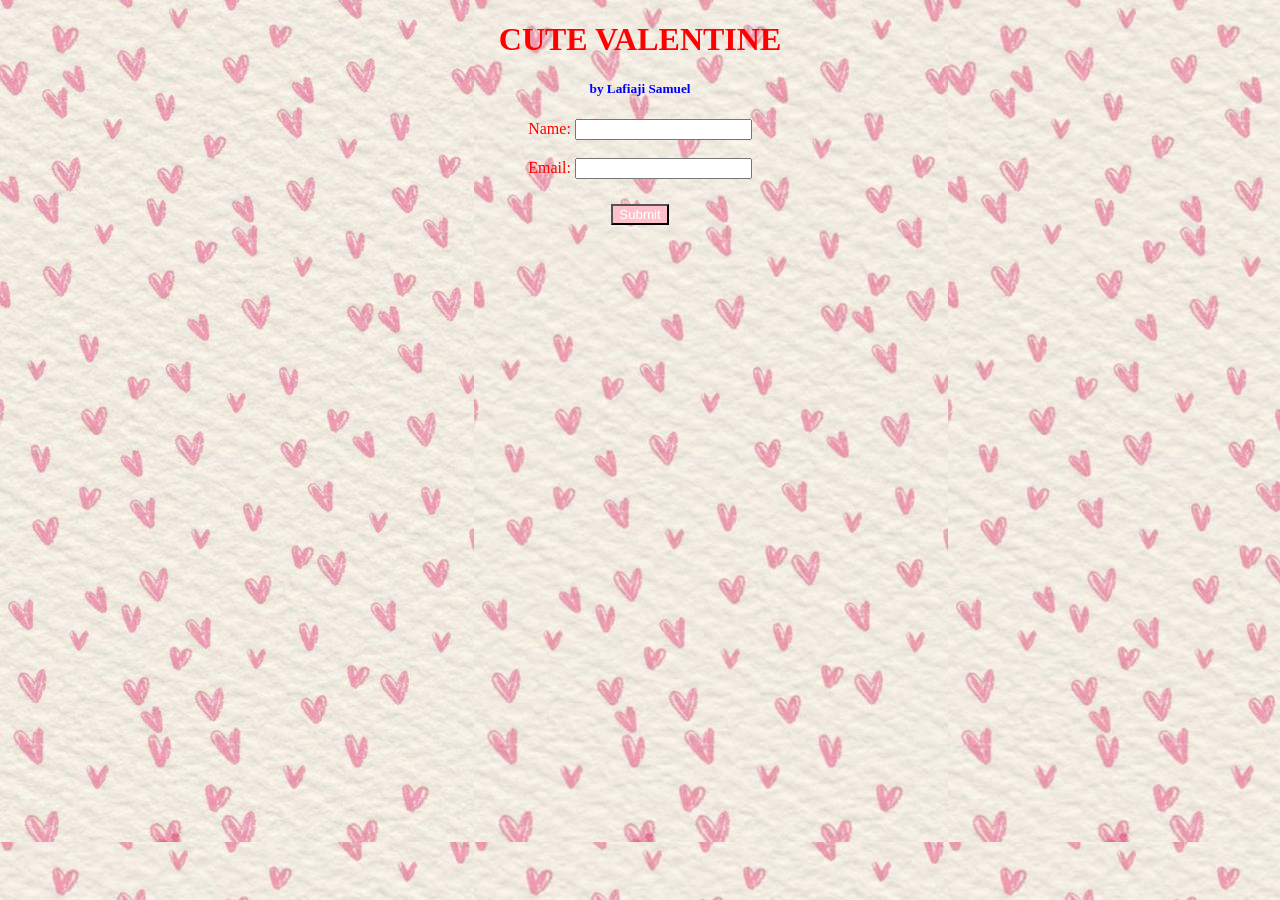
<file: form.html>
<!DOCTYPE html>
<style>

    body{
        background-image: url(./hearts.jpg);
        text-align: center
    }
    h1,label {
        color:red;
    }

    h5 {
        color: blue;
    }
    
    button {
            background-color: pink;
            color: white;
            cursor: pointer;
            transition: 0.3s;
        }

        button:hover {
            background-color: hotpink;
        }
</style>


<html>
    <body>
        <h1>CUTE VALENTINE</h1>
        <h5>by Lafiaji Samuel</h5>
        <h2>            </h2>
    </body>

    <form onsubmit= "generateLink(event)">
        <label for="name">Name:</label>
        <input type="text" id="name" name="name" required>
        <br><br>

        <label for="email">Email:</label>
        <input type="text" id="email" name="email" required>
        <h6></h6>   

        <button onclick="return validateForm()">Submit</button>
    </form>

    <script>
        function validateForm() {
            const email = document.getElementById('email').value
            const name = document.getElementById("name").value;
            const emailPattern = /^[^\s@]+@[^\s@]+\.[^\s@]+$/; // Proper email regex

    if (email === "" || name === "") {
        alert("Please fill in all fields.");
        return false;
    }

    if (!emailPattern.test(email)) { 
        alert("Please enter a valid email address.");
        return false;
    }

    return true; // Form submits if valid
    } 

        function generateLink(event) {
        event.preventDefault(); // Prevent form from actually submitting

        const email = document.getElementById('email').value;
        if (!email) {
            alert("Please enter an email.");
        return;
        }

        // Redirect to response page with email as a URL parameter
        window.location.href = `response.html?email=${encodeURIComponent(email)}`;
    }
    </script>
    
</html>
</file>
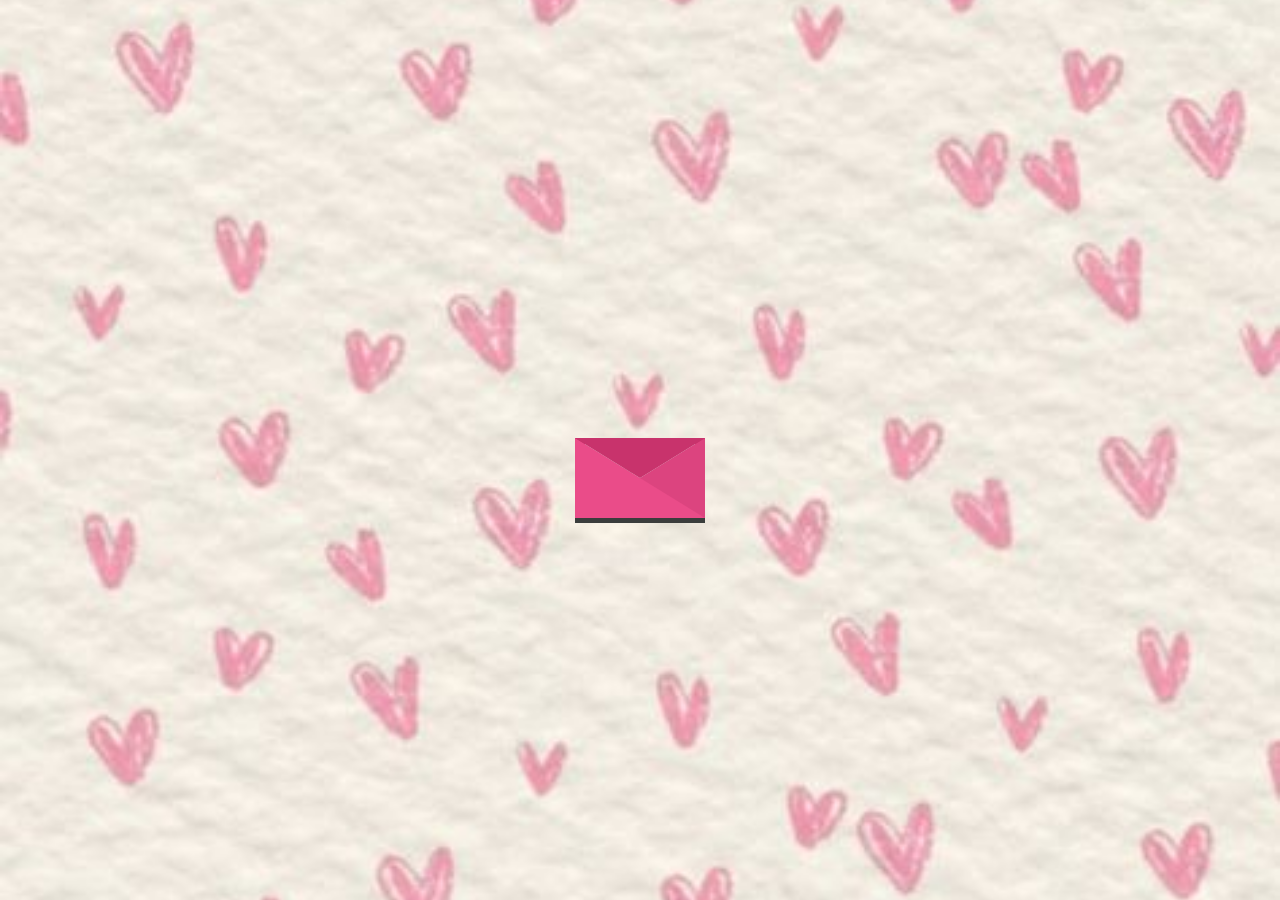
<file: new_response.html>
<!DOCTYPE html>
<html lang="en">

<head>
    <meta charset="UTF-8">
    <title>Forever my baby</title>
    <script src="https://code.jquery.com/jquery-3.6.0.min.js"></script>
    <style>
        body {
            /* Initial State: Hearts Background */
            background-image: url(./img/hearts.jpg);
            background-repeat: no-repeat;
            background-size: cover;
            background-attachment: fixed;
            background-position: center;
            height: 100vh;
            margin: 0;
            overflow: hidden;
            text-align: center;
            display: flex;
            justify-content: center;
            align-items: center;
            flex-direction: column;
        }

        /* --- Envelope Styles --- */
        .container {
            width: 130px;
            margin: 20px auto;
            text-align: center;
            position: relative;
            z-index: 10;
        }

        .envelope {
            background: #ca336d;
            width: 100%;
            height: 80px;
            position: relative;
            box-shadow: 0 5px 0 #3a3d3c;
            margin: 85px 0 30px 0;
            z-index: 1;
        }

        .envelope:before,
        .envelope:after {
            content: "";
            position: absolute;
            bottom: 0;
        }

        .envelope:before {
            right: 0;
            border-bottom: 0px solid transparent;
            border-top: 80px solid transparent;
            border-right: 130px solid #dc447f;
            z-index: 1;
        }

        .envelope:after {
            left: 0;
            border-bottom: 0px solid transparent;
            border-top: 80px solid transparent;
            border-left: 130px solid #ea4c89;
            z-index: 1;
        }

        .envelope-open {
            border-right: 65px solid transparent;
            border-top: 40px solid #c8336c;
            border-left: 65px solid transparent;
            position: absolute;
            z-index: 9999;
            left: 0;
            top: 0;
            transform-origin: 0% 0%;
        }

        .paper {
            width: 110px;
            height: 75px;
            position: absolute;
            bottom: 0;
            left: 50%;
            margin-left: -55px;
            background: #f2f2f2;
            z-index: 0;
        }

        .paper:before {
            content: "";
            position: absolute;
            width: 110px;
            height: 75px;
            background: rgba(177, 177, 177, 0.1);
            bottom: 0;
            left: 0;
        }

        .noti {
            position: absolute;
            top: -15px;
            right: -15px;
            width: 35px;
            height: 35px;
            border-radius: 35px;
            color: #fff;
            font: bold 20px/36px "Helvetica";
            text-align: center;
            background: #2ecc71;
            box-shadow: 0 4px 0 rgba(216, 217, 216, 0.7);
            opacity: 0;
        }

        .paper ul {
            margin: 25px auto 0 auto;
            padding: 0;
            display: block;
            width: 80%;
        }

        .paper li {
            list-style: none;
            background: #d3d3d3;
            width: 100%;
            height: 5px;
            margin-bottom: 5px;
        }

        .paper li:nth-child(1) {
            width: 50%;
        }

        .paper li:nth-child(2) {
            margin-bottom: 20px;
            width: 20%;
        }

        .open-btn {
            background: #878387;
            text-decoration: none;
            text-transform: uppercase;
            color: #fff;
            letter-spacing: 1px;
            font: bold 13px "helvetica";
            padding: 8px 15px;
            box-shadow: 0 3px 0 #2a2c2b;
            cursor: pointer;
            display: inline-block;
        }

        .open-btn:active,
        .open-btn:hover {
            box-shadow: 0 1px 0 #2a2c2b;
        }

        /* TRIGGER ANIMATIONS */
        .is-active .envelope-open {
            animation: foldUp 1s ease-in-out forwards;
        }

        .is-active .paper {
            animation: paperUp 1.5s ease-in-out 1s forwards;
        }

        /* Make envelope clickable */
        .envelope {
            cursor: pointer;
        }

        .is-active .noti {
            animation: noti 0.5s ease-in-out 2s forwards;
        }

        /* ANIMATIONS */
        @keyframes foldUp {
            from {
                transform: rotateX(0deg);
            }

            to {
                transform: rotateX(180deg);
                z-index: -1;
                /* Move behind paper when open */
            }
        }

        @keyframes noti {
            from {
                opacity: 0;
            }

            to {
                opacity: 1;
            }
        }

        @keyframes paperUp {
            from {
                height: 75px;
            }

            60% {
                height: 130px;
            }

            70% {
                height: 110px;
            }

            80% {
                height: 130px;
            }

            90% {
                height: 120px;
            }

            100% {
                height: 130px;
            }
        }

        /* --- Clickable Hotspots --- */
        #interaction-layer {
            display: none;
            /* Initially hidden */
            position: absolute;
            top: 0;
            left: 0;
            width: 100%;
            height: 100%;
            z-index: 50;
            /* Above everything */
        }

        .hotspot {
            position: absolute;
            cursor: pointer;
            /* Debug styles - intended for user to adjust */
            border: 3px dashed rgba(255, 0, 0, 0.7);
            background-color: rgba(255, 0, 0, 0.2);
            display: flex;
            justify-content: center;
            align-items: center;
            color: red;
            font-weight: bold;
            font-family: sans-serif;
        }

        /* Approximate initial positions - adjusting these requires seeing the image */
        #yes-box {
            top: 60%;
            /* Adjust these values */
            left: 20%;
            width: 15%;
            height: 10%;
        }

        #no-box {
            top: 60%;
            /* Adjust these values */
            left: 65%;
            width: 15%;
            height: 10%;
            border-color: rgba(0, 0, 255, 0.7);
            background-color: rgba(0, 0, 255, 0.2);
            color: blue;
        }
    </style>
</head>

<body>

    <!-- Envelope Intro -->
    <div class="container" id="envelope-container">
        <div class="envelope">
            <div class="paper">
                <ul>
                    <li></li>
                    <li></li>
                    <li></li>
                    <li></li>
                </ul>
                <div class="noti">1</div>
            </div>
            <div class="envelope-open"></div>
        </div>
        <!-- Open button removed -->
    </div>

    <!-- Interaction Layer for Background Image -->
    <div id="interaction-layer">
        <div id="yes-box" class="hotspot" onclick="sendEmail('Yes')">YES ZONE</div>
        <div id="no-box" class="hotspot" onclick="sendEmail('No')">NO ZONE</div>
    </div>

    <script>
        $(document).ready(function () {
            // Handle Envelope Interaction
            $('.envelope').on('click', function () {
                // Prevent multiple clicks if already active
                if ($('.container').hasClass('is-active')) return;

                $('.container').addClass('is-active');

                // Wait for animation to finish (approx 2.5s)
                setTimeout(function () {
                    $('#envelope-container').fadeOut(1000, function () {
                        // After fade out, change background via CSS class or direct property
                        $('body').css('background-image', 'url(./img/mail.jpeg)');

                        // Show the interaction layer (hotspots) instead of main content text
                        $('#interaction-layer').css('display', 'block');
                    });
                }, 2500);
            });

            // Email Logic
            const urlParams = new URLSearchParams(window.location.search);
            const email = urlParams.get("email");

            if (!email) {
                console.log("Email missing in URL parameters");
            }

            window.sendEmail = function (response) {
                // Visual feedback
                alert("You clicked " + response + "! Sending email...");

                fetch("http://localhost:3000/send-email", {
                    method: "POST",
                    headers: {
                        "Content-Type": "application/json"
                    },
                    body: JSON.stringify({ email, response })
                })
                    .then(res => res.json())
                    .then(data => alert("Email Sent Successfully!"))
                    .catch(error => {
                        console.error("Error:", error);
                        alert("Error sending email. Check console for details. Ensure server is running at localhost:3000");
                    });
            };
        });
    </script>

</body>

</html>
</file>
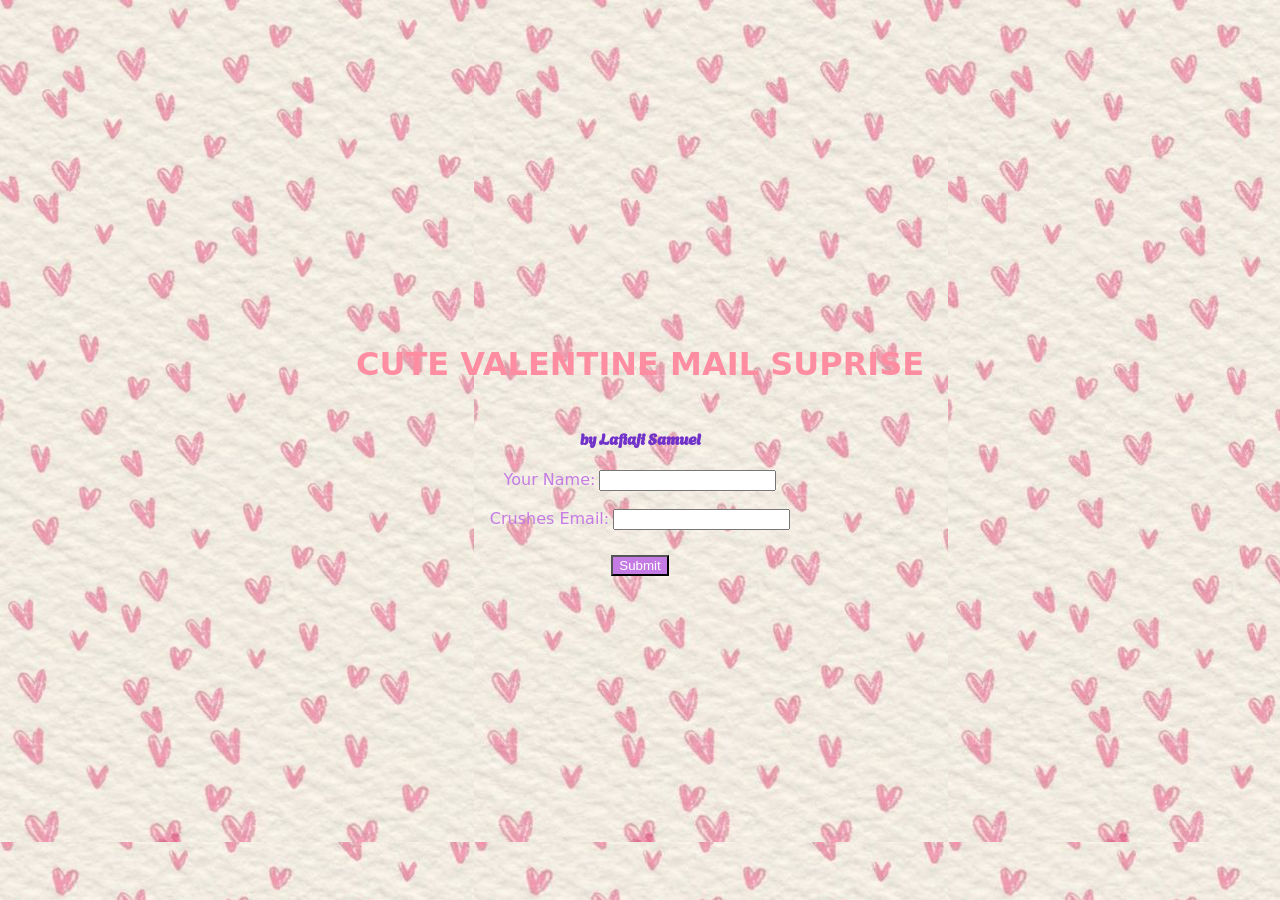
<file: oldindex.html>
<!DOCTYPE html>
<title>Love Note</title>

<head>
    <link rel="preconnect" href="https://fonts.googleapis.com">
    <link rel="preconnect" href="https://fonts.gstatic.com" crossorigin>
    <link href="https://fonts.googleapis.com/css2?family=Agbalumo&display=swap" rel="stylesheet">
</head>


<style>
    body {
        background-image: url(./img/hearts.jpg);
        text-align: center;
        display: flex;
        flex-direction: column;
        justify-content: center;
        align-items: center;
        min-height: 100vh;
        margin: 0;
    }

    h1,
    label {
        color: #C47BE4;

        font-family: 'Acme', system-ui;
    }

    button {
        background-color: #C47BE4;
        color: white;
        cursor: pointer;
        transition: 0.3s;
    }

    button:hover {
        background-color: #301CA0;
    }
</style>
<html>

<body>
    <h1 style="color: #ff8da1;">CUTE VALENTINE MAIL SUPRISE</h1>
    <h4 style="font-family: 'Agbalumo', system-ui; color: #7132CA;">by Lafiaji Samuel</h4>
    <!-- <h2> </h2> -->
</body>

<form onsubmit="generateLink(event)">
    <label for="name">Your Name:</label>
    <input type="text" id="name" name="name" required>
    <br><br>

    <label for="email">Crushes Email:</label>
    <input type="text" id="email" name="email" required>
    <h6></h6>

    <button onclick="return validateForm()">Submit</button>
</form>

<p id="shareable-link" style="display: none;"></p>

<script>
    function validateForm() {
        const email = document.getElementById('email').value
        const name = document.getElementById("name").value;
        const emailPattern = /^[^\s@]+@[^\s@]+\.[^\s@]+$/; // Proper email regex

        if (email === "" || name === "") {
            alert("Please fill in all fields.");
            //return false;
            return true;
        }

        if (!emailPattern.test(email)) {
            alert("Please enter a valid email address.");
            //return false;
            return true;
        }

        return true; // Form submits if valid
    }

    function generateLink(event) {
        event.preventDefault(); // Prevent form from actually submitting

        const email = document.getElementById('email').value;
        if (!email) {
            alert("Please enter an email.");
            return;
        }

        // Generate the shareable link
        const link = `https://BlazeSam.github.io/response.html?email=${encodeURIComponent(email)}`;

        // Show the generated link
        const linkDisplay = document.getElementById("shareable-link");
        linkDisplay.innerHTML = `Share this link with your crush:\n <a href="${link}" target="_blank">${link}</a>`;
        linkDisplay.style.display = "block";
    }
</script>

</html>
</file>
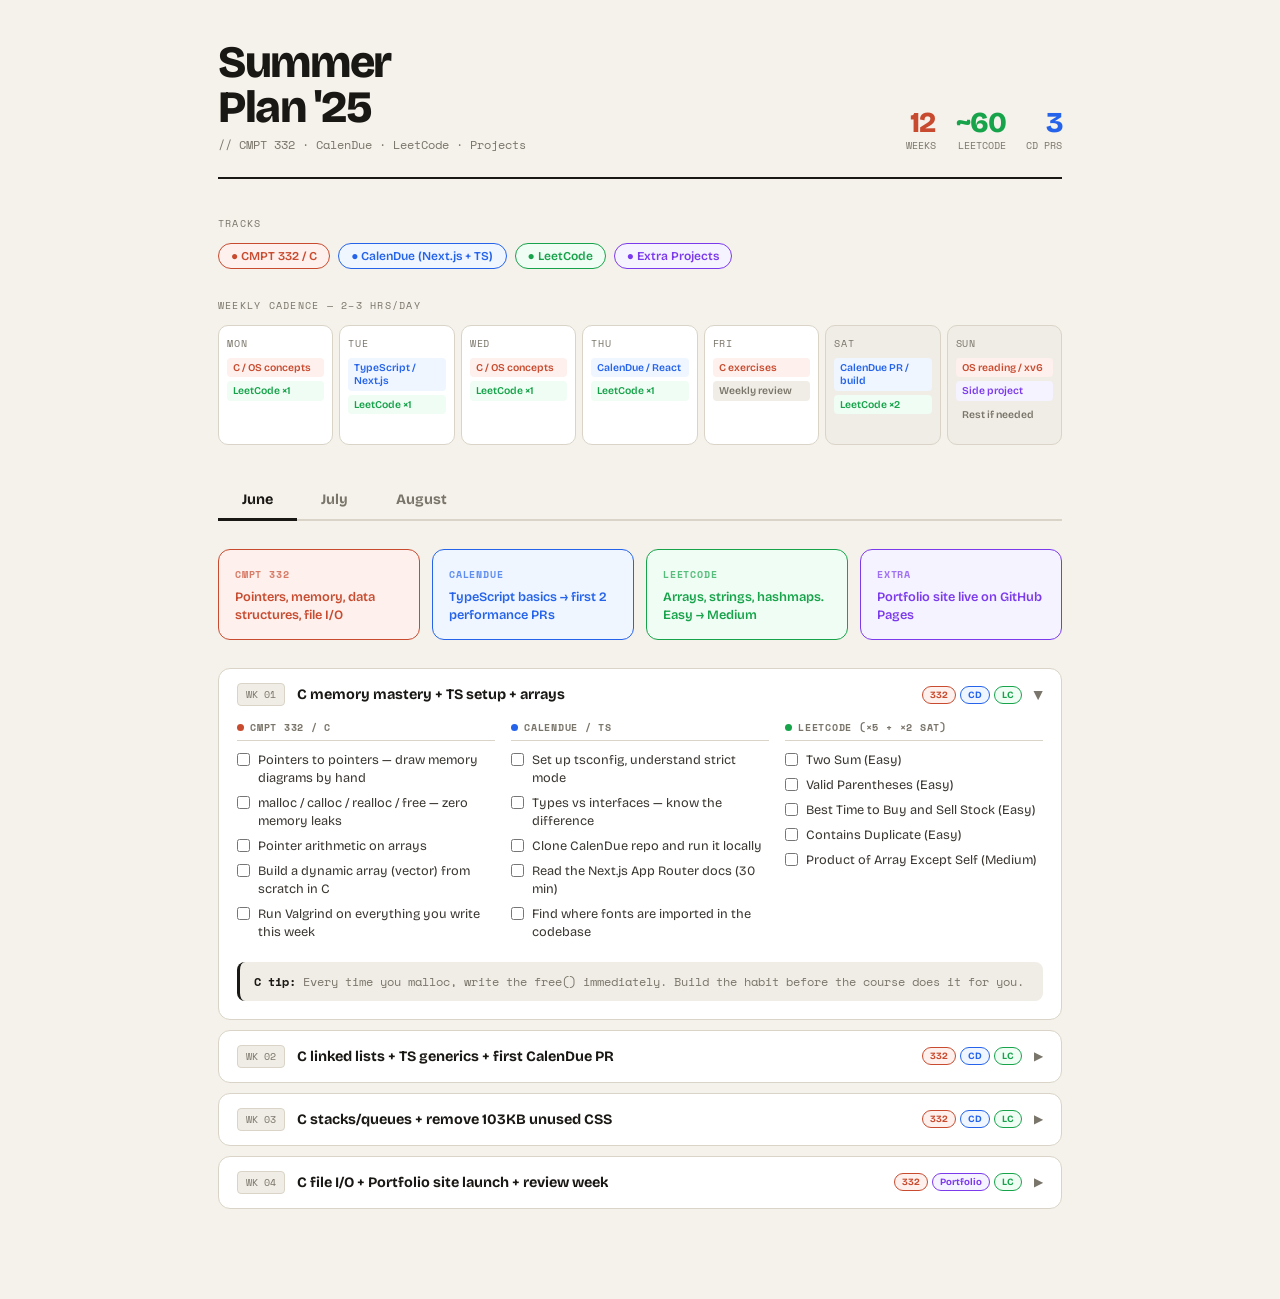
<file: summer_plan_v2.html>
<!DOCTYPE html>
<html lang="en">
<head>
<meta charset="UTF-8">
<meta name="viewport" content="width=device-width, initial-scale=1.0">
<title>Summer Plan 2025</title>
<link href="https://fonts.googleapis.com/css2?family=Space+Mono:wght@400;700&family=Bricolage+Grotesque:wght@400;500;600;700;800&display=swap" rel="stylesheet">
<style>
:root {
  --bg: #f5f2eb;
  --ink: #1a1814;
  --muted: #7a756a;
  --border: #d9d4c7;
  --c-os: #c84b2f;       /* CMPT 332 — red */
  --c-cd: #2563eb;       /* CalenDue — blue */
  --c-lc: #16a34a;       /* LeetCode — green */
  --c-ex: #7c3aed;       /* Extra — purple */
  --c-os-bg: #fdf0ed;
  --c-cd-bg: #eff6ff;
  --c-lc-bg: #f0fdf4;
  --c-ex-bg: #f5f3ff;
  --surface: #fff;
  --surface2: #f0ede6;
}
* { box-sizing: border-box; margin: 0; padding: 0; }

body {
  background: var(--bg);
  color: var(--ink);
  font-family: 'Bricolage Grotesque', sans-serif;
  min-height: 100vh;
  padding: 40px 28px 80px;
  max-width: 900px;
  margin: 0 auto;
}

/* ── HEADER ── */
.header {
  border-bottom: 2px solid var(--ink);
  padding-bottom: 24px;
  margin-bottom: 36px;
  display: flex;
  justify-content: space-between;
  align-items: flex-end;
  flex-wrap: wrap;
  gap: 16px;
}
.header-left h1 {
  font-size: 2.8rem;
  font-weight: 800;
  line-height: 1;
  letter-spacing: -0.03em;
}
.header-left p {
  font-family: 'Space Mono', monospace;
  font-size: 0.72rem;
  color: var(--muted);
  margin-top: 6px;
}
.header-stats {
  display: flex; gap: 20px;
}
.stat {
  text-align: right;
}
.stat-num {
  font-size: 1.8rem;
  font-weight: 800;
  line-height: 1;
  letter-spacing: -0.03em;
}
.stat-label {
  font-family: 'Space Mono', monospace;
  font-size: 0.62rem;
  color: var(--muted);
  text-transform: uppercase;
}

/* ── LEGEND ── */
.legend {
  display: flex; gap: 8px; flex-wrap: wrap; margin-bottom: 28px;
}
.pill {
  display: flex; align-items: center; gap: 6px;
  padding: 5px 12px;
  border-radius: 999px;
  font-size: 0.75rem;
  font-weight: 600;
  border: 1.5px solid;
  cursor: default;
}
.pill.os { background: var(--c-os-bg); color: var(--c-os); border-color: var(--c-os); }
.pill.cd { background: var(--c-cd-bg); color: var(--c-cd); border-color: var(--c-cd); }
.pill.lc { background: var(--c-lc-bg); color: var(--c-lc); border-color: var(--c-lc); }
.pill.ex { background: var(--c-ex-bg); color: var(--c-ex); border-color: var(--c-ex); }

/* ── WEEKLY CADENCE ── */
.section-label {
  font-family: 'Space Mono', monospace;
  font-size: 0.65rem;
  text-transform: uppercase;
  letter-spacing: 0.12em;
  color: var(--muted);
  margin-bottom: 12px;
}
.cadence-grid {
  display: grid;
  grid-template-columns: repeat(7, 1fr);
  gap: 6px;
  margin-bottom: 36px;
}
.day-card {
  background: var(--surface);
  border: 1.5px solid var(--border);
  border-radius: 10px;
  padding: 10px 8px;
  min-height: 120px;
}
.day-card .day-name {
  font-family: 'Space Mono', monospace;
  font-size: 0.6rem;
  color: var(--muted);
  text-transform: uppercase;
  margin-bottom: 8px;
  letter-spacing: 0.08em;
}
.day-card.weekend {
  background: var(--surface2);
}
.block {
  font-size: 0.65rem;
  font-weight: 600;
  padding: 3px 6px;
  border-radius: 4px;
  margin-bottom: 4px;
  line-height: 1.3;
}
.block.os { background: var(--c-os-bg); color: var(--c-os); }
.block.cd { background: var(--c-cd-bg); color: var(--c-cd); }
.block.lc { background: var(--c-lc-bg); color: var(--c-lc); }
.block.ex { background: var(--c-ex-bg); color: var(--c-ex); }
.block.rest { background: #f0ede6; color: var(--muted); }

/* ── MONTH TABS ── */
.tabs {
  display: flex; gap: 0; margin-bottom: 0;
  border-bottom: 2px solid var(--border);
}
.tab {
  padding: 10px 24px;
  font-family: 'Bricolage Grotesque', sans-serif;
  font-size: 0.9rem;
  font-weight: 700;
  background: transparent;
  border: none;
  color: var(--muted);
  cursor: pointer;
  border-bottom: 3px solid transparent;
  margin-bottom: -2px;
  transition: all 0.15s;
}
.tab:hover { color: var(--ink); }
.tab.active { color: var(--ink); border-bottom-color: var(--ink); }

/* ── MONTH PANEL ── */
.panel { display: none; padding-top: 28px; }
.panel.active { display: block; }

.month-intro {
  display: grid;
  grid-template-columns: 1fr 1fr 1fr 1fr;
  gap: 12px;
  margin-bottom: 28px;
}
.focus-card {
  padding: 16px;
  border-radius: 12px;
  border: 1.5px solid;
}
.focus-card h3 {
  font-size: 0.65rem;
  font-family: 'Space Mono', monospace;
  text-transform: uppercase;
  letter-spacing: 0.08em;
  margin-bottom: 6px;
  opacity: 0.7;
}
.focus-card p { font-size: 0.8rem; font-weight: 600; line-height: 1.4; }
.focus-card.os { background: var(--c-os-bg); border-color: var(--c-os); color: var(--c-os); }
.focus-card.cd { background: var(--c-cd-bg); border-color: var(--c-cd); color: var(--c-cd); }
.focus-card.lc { background: var(--c-lc-bg); border-color: var(--c-lc); color: var(--c-lc); }
.focus-card.ex { background: var(--c-ex-bg); border-color: var(--c-ex); color: var(--c-ex); }

/* ── WEEKS ── */
.week {
  border: 1.5px solid var(--border);
  border-radius: 12px;
  margin-bottom: 10px;
  background: var(--surface);
  overflow: hidden;
}
.week-header {
  display: flex; align-items: center; gap: 12px;
  padding: 14px 18px;
  cursor: pointer;
  user-select: none;
  transition: background 0.1s;
}
.week-header:hover { background: var(--surface2); }
.week-num {
  font-family: 'Space Mono', monospace;
  font-size: 0.62rem;
  color: var(--muted);
  background: var(--surface2);
  padding: 3px 8px;
  border-radius: 4px;
  flex-shrink: 0;
  border: 1px solid var(--border);
}
.week-title {
  font-size: 0.9rem;
  font-weight: 700;
  flex: 1;
}
.week-pills { display: flex; gap: 4px; }
.mini-pill {
  font-size: 0.6rem;
  font-weight: 700;
  padding: 2px 7px;
  border-radius: 999px;
  border: 1.5px solid;
}
.mini-pill.os { background: var(--c-os-bg); color: var(--c-os); border-color: var(--c-os); }
.mini-pill.cd { background: var(--c-cd-bg); color: var(--c-cd); border-color: var(--c-cd); }
.mini-pill.lc { background: var(--c-lc-bg); color: var(--c-lc); border-color: var(--c-lc); }
.mini-pill.ex { background: var(--c-ex-bg); color: var(--c-ex); border-color: var(--c-ex); }
.chevron { color: var(--muted); font-size: 0.75rem; transition: transform 0.2s; flex-shrink: 0; }
.week.open .chevron { transform: rotate(90deg); }

.week-body { display: none; padding: 0 18px 18px; }
.week.open .week-body { display: block; }

.task-cols {
  display: grid;
  grid-template-columns: 1fr 1fr 1fr;
  gap: 16px;
}
.task-col h4 {
  font-family: 'Space Mono', monospace;
  font-size: 0.6rem;
  text-transform: uppercase;
  letter-spacing: 0.08em;
  color: var(--muted);
  margin-bottom: 10px;
  padding-bottom: 6px;
  border-bottom: 1px solid var(--border);
  display: flex;
  align-items: center;
  gap: 6px;
}
.col-dot {
  width: 7px; height: 7px; border-radius: 50%; flex-shrink: 0;
}
.col-dot.os { background: var(--c-os); }
.col-dot.cd { background: var(--c-cd); }
.col-dot.lc { background: var(--c-lc); }
.col-dot.ex { background: var(--c-ex); }

.task {
  display: flex; align-items: flex-start; gap: 8px;
  margin-bottom: 7px;
  font-size: 0.8rem;
  line-height: 1.4;
  cursor: pointer;
}
.task input[type=checkbox] { flex-shrink: 0; margin-top: 2px; accent-color: var(--ink); }
.task span { color: #3a3630; }
.task.done span { text-decoration: line-through; color: var(--muted); }

.tip {
  margin-top: 14px;
  padding: 10px 14px;
  background: var(--surface2);
  border-radius: 8px;
  border-left: 3px solid var(--ink);
  font-size: 0.78rem;
  color: var(--muted);
  font-family: 'Space Mono', monospace;
}
.tip strong { color: var(--ink); }

/* ── MILESTONE BANNER ── */
.milestone {
  background: var(--ink);
  color: #f5f2eb;
  border-radius: 12px;
  padding: 16px 20px;
  margin-bottom: 10px;
  display: flex;
  align-items: center;
  gap: 12px;
  font-size: 0.85rem;
  font-weight: 600;
}
.milestone-icon { font-size: 1.2rem; }

/* ── PROGRESS ── */
.progress-section { margin-bottom: 28px; }
.prog-row {
  display: flex; align-items: center; gap: 10px; margin-bottom: 8px;
}
.prog-label {
  font-family: 'Space Mono', monospace;
  font-size: 0.65rem;
  color: var(--muted);
  width: 100px;
  flex-shrink: 0;
}
.prog-bar-bg {
  flex: 1; height: 5px; background: var(--border); border-radius: 3px; overflow: hidden;
}
.prog-bar { height: 100%; border-radius: 3px; transition: width 0.4s; }
.prog-pct {
  font-family: 'Space Mono', monospace;
  font-size: 0.62rem;
  color: var(--muted);
  width: 32px;
  text-align: right;
}
</style>
</head>
<body>

<!-- HEADER -->
<div class="header">
  <div class="header-left">
    <h1>Summer<br>Plan '25</h1>
    <p>// CMPT 332 · CalenDue · LeetCode · Projects</p>
  </div>
  <div class="header-stats">
    <div class="stat">
      <div class="stat-num" style="color:var(--c-os)">12</div>
      <div class="stat-label">Weeks</div>
    </div>
    <div class="stat">
      <div class="stat-num" style="color:var(--c-lc)">~60</div>
      <div class="stat-label">LeetCode</div>
    </div>
    <div class="stat">
      <div class="stat-num" style="color:var(--c-cd)">3</div>
      <div class="stat-label">CD PRs</div>
    </div>
  </div>
</div>

<!-- LEGEND -->
<div class="section-label">Tracks</div>
<div class="legend">
  <div class="pill os">● CMPT 332 / C</div>
  <div class="pill cd">● CalenDue (Next.js + TS)</div>
  <div class="pill lc">● LeetCode</div>
  <div class="pill ex">● Extra Projects</div>
</div>

<!-- WEEKLY CADENCE -->
<div class="section-label" style="margin-top:8px">Weekly Cadence — 2–3 hrs/day</div>
<div class="cadence-grid">
  <div class="day-card">
    <div class="day-name">Mon</div>
    <div class="block os">C / OS concepts</div>
    <div class="block lc">LeetCode ×1</div>
  </div>
  <div class="day-card">
    <div class="day-name">Tue</div>
    <div class="block cd">TypeScript / Next.js</div>
    <div class="block lc">LeetCode ×1</div>
  </div>
  <div class="day-card">
    <div class="day-name">Wed</div>
    <div class="block os">C / OS concepts</div>
    <div class="block lc">LeetCode ×1</div>
  </div>
  <div class="day-card">
    <div class="day-name">Thu</div>
    <div class="block cd">CalenDue / React</div>
    <div class="block lc">LeetCode ×1</div>
  </div>
  <div class="day-card">
    <div class="day-name">Fri</div>
    <div class="block os">C exercises</div>
    <div class="block rest">Weekly review</div>
  </div>
  <div class="day-card weekend">
    <div class="day-name">Sat</div>
    <div class="block cd">CalenDue PR / build</div>
    <div class="block lc">LeetCode ×2</div>
  </div>
  <div class="day-card weekend">
    <div class="day-name">Sun</div>
    <div class="block os">OS reading / xv6</div>
    <div class="block ex">Side project</div>
    <div class="block rest">Rest if needed</div>
  </div>
</div>

<!-- TABS -->
<div class="tabs">
  <button class="tab active" onclick="showMonth(0)">June</button>
  <button class="tab" onclick="showMonth(1)">July</button>
  <button class="tab" onclick="showMonth(2)">August</button>
</div>

<!-- ══════════════ JUNE ══════════════ -->
<div class="panel active" id="p0">

  <div class="month-intro">
    <div class="focus-card os">
      <h3>CMPT 332</h3>
      <p>Pointers, memory, data structures, file I/O</p>
    </div>
    <div class="focus-card cd">
      <h3>CalenDue</h3>
      <p>TypeScript basics → first 2 performance PRs</p>
    </div>
    <div class="focus-card lc">
      <h3>LeetCode</h3>
      <p>Arrays, strings, hashmaps. Easy → Medium</p>
    </div>
    <div class="focus-card ex">
      <h3>Extra</h3>
      <p>Portfolio site live on GitHub Pages</p>
    </div>
  </div>

  <!-- WK 1 -->
  <div class="week open" id="j1">
    <div class="week-header" onclick="toggle('j1')">
      <div class="week-num">WK 01</div>
      <div class="week-title">C memory mastery + TS setup + arrays</div>
      <div class="week-pills">
        <div class="mini-pill os">332</div>
        <div class="mini-pill cd">CD</div>
        <div class="mini-pill lc">LC</div>
      </div>
      <div class="chevron">▶</div>
    </div>
    <div class="week-body">
      <div class="task-cols">
        <div class="task-col">
          <h4><div class="col-dot os"></div>CMPT 332 / C</h4>
          <div class="task"><input type="checkbox" onchange="save(this)"><span>Pointers to pointers — draw memory diagrams by hand</span></div>
          <div class="task"><input type="checkbox" onchange="save(this)"><span>malloc / calloc / realloc / free — zero memory leaks</span></div>
          <div class="task"><input type="checkbox" onchange="save(this)"><span>Pointer arithmetic on arrays</span></div>
          <div class="task"><input type="checkbox" onchange="save(this)"><span>Build a dynamic array (vector) from scratch in C</span></div>
          <div class="task"><input type="checkbox" onchange="save(this)"><span>Run Valgrind on everything you write this week</span></div>
        </div>
        <div class="task-col">
          <h4><div class="col-dot cd"></div>CalenDue / TS</h4>
          <div class="task"><input type="checkbox" onchange="save(this)"><span>Set up tsconfig, understand strict mode</span></div>
          <div class="task"><input type="checkbox" onchange="save(this)"><span>Types vs interfaces — know the difference</span></div>
          <div class="task"><input type="checkbox" onchange="save(this)"><span>Clone CalenDue repo and run it locally</span></div>
          <div class="task"><input type="checkbox" onchange="save(this)"><span>Read the Next.js App Router docs (30 min)</span></div>
          <div class="task"><input type="checkbox" onchange="save(this)"><span>Find where fonts are imported in the codebase</span></div>
        </div>
        <div class="task-col">
          <h4><div class="col-dot lc"></div>LeetCode (×5 + ×2 Sat)</h4>
          <div class="task"><input type="checkbox" onchange="save(this)"><span>Two Sum (Easy)</span></div>
          <div class="task"><input type="checkbox" onchange="save(this)"><span>Valid Parentheses (Easy)</span></div>
          <div class="task"><input type="checkbox" onchange="save(this)"><span>Best Time to Buy and Sell Stock (Easy)</span></div>
          <div class="task"><input type="checkbox" onchange="save(this)"><span>Contains Duplicate (Easy)</span></div>
          <div class="task"><input type="checkbox" onchange="save(this)"><span>Product of Array Except Self (Medium)</span></div>
        </div>
      </div>
      <div class="tip"><strong>C tip:</strong> Every time you malloc, write the free() immediately. Build the habit before the course does it for you.</div>
    </div>
  </div>

  <!-- WK 2 -->
  <div class="week" id="j2">
    <div class="week-header" onclick="toggle('j2')">
      <div class="week-num">WK 02</div>
      <div class="week-title">C linked lists + TS generics + first CalenDue PR</div>
      <div class="week-pills">
        <div class="mini-pill os">332</div>
        <div class="mini-pill cd">CD</div>
        <div class="mini-pill lc">LC</div>
      </div>
      <div class="chevron">▶</div>
    </div>
    <div class="week-body">
      <div class="task-cols">
        <div class="task-col">
          <h4><div class="col-dot os"></div>CMPT 332 / C</h4>
          <div class="task"><input type="checkbox" onchange="save(this)"><span>Singly linked list: insert, delete, search</span></div>
          <div class="task"><input type="checkbox" onchange="save(this)"><span>Doubly linked list from scratch</span></div>
          <div class="task"><input type="checkbox" onchange="save(this)"><span>Reverse a linked list in-place (no cheating)</span></div>
          <div class="task"><input type="checkbox" onchange="save(this)"><span>Struct padding and memory alignment</span></div>
        </div>
        <div class="task-col">
          <h4><div class="col-dot cd"></div>CalenDue PR #1</h4>
          <div class="task"><input type="checkbox" onchange="save(this)"><span>Add font-display: swap to all Google Font imports</span></div>
          <div class="task"><input type="checkbox" onchange="save(this)"><span>Fix the 1 link without descriptive text (SEO audit)</span></div>
          <div class="task"><input type="checkbox" onchange="save(this)"><span>TS generics — write a typed Stack&lt;T&gt; in practice</span></div>
          <div class="task"><input type="checkbox" onchange="save(this)"><span>Open PR, write a clear description referencing Lighthouse</span></div>
        </div>
        <div class="task-col">
          <h4><div class="col-dot lc"></div>LeetCode — Two Pointers</h4>
          <div class="task"><input type="checkbox" onchange="save(this)"><span>Valid Palindrome (Easy)</span></div>
          <div class="task"><input type="checkbox" onchange="save(this)"><span>Two Sum II (Medium)</span></div>
          <div class="task"><input type="checkbox" onchange="save(this)"><span>3Sum (Medium)</span></div>
          <div class="task"><input type="checkbox" onchange="save(this)"><span>Container With Most Water (Medium)</span></div>
          <div class="task"><input type="checkbox" onchange="save(this)"><span>Trapping Rain Water (Hard — try it)</span></div>
        </div>
      </div>
      <div class="tip"><strong>CalenDue tip:</strong> font-display: swap is literally a one-line fix worth ~10ms. Open a PR for it this week — it proves you can ship, not just plan.</div>
    </div>
  </div>

  <!-- WK 3 -->
  <div class="week" id="j3">
    <div class="week-header" onclick="toggle('j3')">
      <div class="week-num">WK 03</div>
      <div class="week-title">C stacks/queues + remove 103KB unused CSS</div>
      <div class="week-pills">
        <div class="mini-pill os">332</div>
        <div class="mini-pill cd">CD</div>
        <div class="mini-pill lc">LC</div>
      </div>
      <div class="chevron">▶</div>
    </div>
    <div class="week-body">
      <div class="task-cols">
        <div class="task-col">
          <h4><div class="col-dot os"></div>CMPT 332 / C</h4>
          <div class="task"><input type="checkbox" onchange="save(this)"><span>Stack with array + stack with linked list</span></div>
          <div class="task"><input type="checkbox" onchange="save(this)"><span>Queue and circular queue</span></div>
          <div class="task"><input type="checkbox" onchange="save(this)"><span>Function pointers — comparator pattern</span></div>
          <div class="task"><input type="checkbox" onchange="save(this)"><span>qsort() with custom comparator</span></div>
          <div class="task"><input type="checkbox" onchange="save(this)"><span>Read Tanenbaum Ch.1 (OS overview)</span></div>
        </div>
        <div class="task-col">
          <h4><div class="col-dot cd"></div>CalenDue PR #2</h4>
          <div class="task"><input type="checkbox" onchange="save(this)"><span>Check Tailwind content config — is it purging unused classes?</span></div>
          <div class="task"><input type="checkbox" onchange="save(this)"><span>Remove any global CSS imports not needed on landing page</span></div>
          <div class="task"><input type="checkbox" onchange="save(this)"><span>Audit non-composited animations — switch to CSS transform</span></div>
          <div class="task"><input type="checkbox" onchange="save(this)"><span>Re-run Lighthouse, compare scores</span></div>
        </div>
        <div class="task-col">
          <h4><div class="col-dot lc"></div>LeetCode — Sliding Window</h4>
          <div class="task"><input type="checkbox" onchange="save(this)"><span>Best Time to Buy/Sell Stock (Easy)</span></div>
          <div class="task"><input type="checkbox" onchange="save(this)"><span>Longest Substring Without Repeating (Medium)</span></div>
          <div class="task"><input type="checkbox" onchange="save(this)"><span>Longest Repeating Character Replacement (Medium)</span></div>
          <div class="task"><input type="checkbox" onchange="save(this)"><span>Permutation in String (Medium)</span></div>
          <div class="task"><input type="checkbox" onchange="save(this)"><span>Minimum Window Substring (Hard)</span></div>
        </div>
      </div>
      <div class="tip"><strong>CD tip:</strong> 103KB of unused CSS is almost certainly from unused Tailwind classes. Check that `content` in tailwind.config.js is scoped to your actual component paths.</div>
    </div>
  </div>

  <!-- WK 4 -->
  <div class="week" id="j4">
    <div class="week-header" onclick="toggle('j4')">
      <div class="week-num">WK 04</div>
      <div class="week-title">C file I/O + Portfolio site launch + review week</div>
      <div class="week-pills">
        <div class="mini-pill os">332</div>
        <div class="mini-pill ex">Portfolio</div>
        <div class="mini-pill lc">LC</div>
      </div>
      <div class="chevron">▶</div>
    </div>
    <div class="week-body">
      <div class="task-cols">
        <div class="task-col">
          <h4><div class="col-dot os"></div>CMPT 332 / C</h4>
          <div class="task"><input type="checkbox" onchange="save(this)"><span>fopen, fread, fwrite, fclose, fseek</span></div>
          <div class="task"><input type="checkbox" onchange="save(this)"><span>Binary vs text file handling</span></div>
          <div class="task"><input type="checkbox" onchange="save(this)"><span>Mergesort and quicksort from scratch</span></div>
          <div class="task"><input type="checkbox" onchange="save(this)"><span>Know Big-O for every sort you implement</span></div>
          <div class="task"><input type="checkbox" onchange="save(this)"><span>Redo week 1–2 C code from memory (no reference)</span></div>
        </div>
        <div class="task-col">
          <h4><div class="col-dot ex"></div>Portfolio (weekend)</h4>
          <div class="task"><input type="checkbox" onchange="save(this)"><span>Build portfolio in HTML/CSS — keep it simple</span></div>
          <div class="task"><input type="checkbox" onchange="save(this)"><span>Link: GitHub, LeetCode tracker repo, CalenDue</span></div>
          <div class="task"><input type="checkbox" onchange="save(this)"><span>Deploy to GitHub Pages</span></div>
          <div class="task"><input type="checkbox" onchange="save(this)"><span>Run Lighthouse on it — score yourself</span></div>
        </div>
        <div class="task-col">
          <h4><div class="col-dot lc"></div>LeetCode — Hashmaps</h4>
          <div class="task"><input type="checkbox" onchange="save(this)"><span>Valid Anagram (Easy)</span></div>
          <div class="task"><input type="checkbox" onchange="save(this)"><span>Group Anagrams (Medium)</span></div>
          <div class="task"><input type="checkbox" onchange="save(this)"><span>Top K Frequent Elements (Medium)</span></div>
          <div class="task"><input type="checkbox" onchange="save(this)"><span>Encode and Decode Strings (Medium)</span></div>
          <div class="task"><input type="checkbox" onchange="save(this)"><span>Longest Consecutive Sequence (Medium)</span></div>
        </div>
      </div>
      <div class="tip"><strong>Milestone check:</strong> 2 CalenDue PRs merged ✓ · Portfolio live ✓ · C data structures solid ✓ · ~20 LeetCode done ✓</div>
    </div>
  </div>

</div>

<!-- ══════════════ JULY ══════════════ -->
<div class="panel" id="p1">

  <div class="month-intro">
    <div class="focus-card os">
      <h3>CMPT 332</h3>
      <p>Processes, pthreads, semaphores, deadlock, BSTs</p>
    </div>
    <div class="focus-card cd">
      <h3>CalenDue</h3>
      <p>Fix 734KB JS issue with dynamic imports + UI work</p>
    </div>
    <div class="focus-card lc">
      <h3>LeetCode</h3>
      <p>Trees, graphs, binary search. Move to Medium+</p>
    </div>
    <div class="focus-card ex">
      <h3>Extra</h3>
      <p>Start Tamagotchi prototype (React + Claude API)</p>
    </div>
  </div>

  <!-- WK 5 -->
  <div class="week open" id="j5">
    <div class="week-header" onclick="toggle('j5')">
      <div class="week-num">WK 05</div>
      <div class="week-title">C processes (fork/exec) + Next.js dynamic imports</div>
      <div class="week-pills">
        <div class="mini-pill os">332</div>
        <div class="mini-pill cd">CD</div>
        <div class="mini-pill lc">LC</div>
      </div>
      <div class="chevron">▶</div>
    </div>
    <div class="week-body">
      <div class="task-cols">
        <div class="task-col">
          <h4><div class="col-dot os"></div>CMPT 332 / C — Processes</h4>
          <div class="task"><input type="checkbox" onchange="save(this)"><span>fork() — understand parent/child relationship</span></div>
          <div class="task"><input type="checkbox" onchange="save(this)"><span>exec() family — replace process image</span></div>
          <div class="task"><input type="checkbox" onchange="save(this)"><span>wait() / waitpid() — avoid zombie processes</span></div>
          <div class="task"><input type="checkbox" onchange="save(this)"><span>Signals: SIGINT, SIGTERM, custom handlers</span></div>
          <div class="task"><input type="checkbox" onchange="save(this)"><span>Read Tanenbaum Ch.2 sections 2.1–2.2</span></div>
        </div>
        <div class="task-col">
          <h4><div class="col-dot cd"></div>CalenDue PR #3 — 734KB JS</h4>
          <div class="task"><input type="checkbox" onchange="save(this)"><span>Identify heavy components with next/bundle-analyzer</span></div>
          <div class="task"><input type="checkbox" onchange="save(this)"><span>Convert dashboard imports to dynamic() with loading states</span></div>
          <div class="task"><input type="checkbox" onchange="save(this)"><span>Move any chart/editor libs to dynamic imports</span></div>
          <div class="task"><input type="checkbox" onchange="save(this)"><span>Run Lighthouse — target 70+ performance score</span></div>
        </div>
        <div class="task-col">
          <h4><div class="col-dot lc"></div>LeetCode — Binary Trees</h4>
          <div class="task"><input type="checkbox" onchange="save(this)"><span>Invert Binary Tree (Easy)</span></div>
          <div class="task"><input type="checkbox" onchange="save(this)"><span>Maximum Depth of Binary Tree (Easy)</span></div>
          <div class="task"><input type="checkbox" onchange="save(this)"><span>Balanced Binary Tree (Easy)</span></div>
          <div class="task"><input type="checkbox" onchange="save(this)"><span>Lowest Common Ancestor (Medium)</span></div>
          <div class="task"><input type="checkbox" onchange="save(this)"><span>Binary Tree Level Order Traversal (Medium)</span></div>
        </div>
      </div>
      <div class="tip"><strong>332 tip:</strong> fork() is the hardest concept to visualize. Draw the process tree every time you call it — after 10 diagrams it clicks permanently.</div>
    </div>
  </div>

  <!-- WK 6 -->
  <div class="week" id="j6">
    <div class="week-header" onclick="toggle('j6')">
      <div class="week-num">WK 06</div>
      <div class="week-title">pthreads + mutexes + CalenDue UI polish</div>
      <div class="week-pills">
        <div class="mini-pill os">332</div>
        <div class="mini-pill cd">CD</div>
        <div class="mini-pill lc">LC</div>
      </div>
      <div class="chevron">▶</div>
    </div>
    <div class="week-body">
      <div class="task-cols">
        <div class="task-col">
          <h4><div class="col-dot os"></div>CMPT 332 / C — Threads</h4>
          <div class="task"><input type="checkbox" onchange="save(this)"><span>pthread_create, pthread_join, pthread_exit</span></div>
          <div class="task"><input type="checkbox" onchange="save(this)"><span>Mutex: lock, unlock, trylock</span></div>
          <div class="task"><input type="checkbox" onchange="save(this)"><span>Demonstrate a race condition then fix it</span></div>
          <div class="task"><input type="checkbox" onchange="save(this)"><span>Read/write locks (pthread_rwlock)</span></div>
          <div class="task"><input type="checkbox" onchange="save(this)"><span>Read Tanenbaum 2.2–2.3 (threads + mutual exclusion)</span></div>
        </div>
        <div class="task-col">
          <h4><div class="col-dot cd"></div>CalenDue — UI/UX</h4>
          <div class="task"><input type="checkbox" onchange="save(this)"><span>Audit the mobile experience end-to-end</span></div>
          <div class="task"><input type="checkbox" onchange="save(this)"><span>Identify 3 UX friction points in the upload flow</span></div>
          <div class="task"><input type="checkbox" onchange="save(this)"><span>Write up findings as a GitHub issue with screenshots</span></div>
          <div class="task"><input type="checkbox" onchange="save(this)"><span>Implement 1 UI improvement (loading states, error copy)</span></div>
        </div>
        <div class="task-col">
          <h4><div class="col-dot lc"></div>LeetCode — BST</h4>
          <div class="task"><input type="checkbox" onchange="save(this)"><span>Validate BST (Medium)</span></div>
          <div class="task"><input type="checkbox" onchange="save(this)"><span>Kth Smallest Element in BST (Medium)</span></div>
          <div class="task"><input type="checkbox" onchange="save(this)"><span>Construct BST from Preorder (Medium)</span></div>
          <div class="task"><input type="checkbox" onchange="save(this)"><span>Binary Tree Right Side View (Medium)</span></div>
          <div class="task"><input type="checkbox" onchange="save(this)"><span>Serialize and Deserialize Binary Tree (Hard)</span></div>
        </div>
      </div>
      <div class="tip"><strong>pthreads tip:</strong> This is literally the content of CMPT 332 assignments. Every thread program you write this month is practice for a graded deliverable.</div>
    </div>
  </div>

  <!-- WK 7 -->
  <div class="week" id="j7">
    <div class="week-header" onclick="toggle('j7')">
      <div class="week-num">WK 07</div>
      <div class="week-title">Semaphores + IPC + Tamagotchi prototype starts</div>
      <div class="week-pills">
        <div class="mini-pill os">332</div>
        <div class="mini-pill ex">Tama</div>
        <div class="mini-pill lc">LC</div>
      </div>
      <div class="chevron">▶</div>
    </div>
    <div class="week-body">
      <div class="task-cols">
        <div class="task-col">
          <h4><div class="col-dot os"></div>CMPT 332 / C — Sync</h4>
          <div class="task"><input type="checkbox" onchange="save(this)"><span>Semaphores: sem_init, sem_wait, sem_post</span></div>
          <div class="task"><input type="checkbox" onchange="save(this)"><span>Producer-consumer problem with semaphores</span></div>
          <div class="task"><input type="checkbox" onchange="save(this)"><span>Dining philosophers problem</span></div>
          <div class="task"><input type="checkbox" onchange="save(this)"><span>Pipes: pipe(), read(), write() between processes</span></div>
          <div class="task"><input type="checkbox" onchange="save(this)"><span>Read Tanenbaum 2.3–2.4 (semaphores + monitors)</span></div>
        </div>
        <div class="task-col">
          <h4><div class="col-dot ex"></div>Tamagotchi Prototype</h4>
          <div class="task"><input type="checkbox" onchange="save(this)"><span>Set up React + Vite + TypeScript project</span></div>
          <div class="task"><input type="checkbox" onchange="save(this)"><span>Design pet state: hunger, hydration, energy levels</span></div>
          <div class="task"><input type="checkbox" onchange="save(this)"><span>Build basic pet component with mood states</span></div>
          <div class="task"><input type="checkbox" onchange="save(this)"><span>Hook up Claude API for pet personality (one endpoint)</span></div>
        </div>
        <div class="task-col">
          <h4><div class="col-dot lc"></div>LeetCode — Graphs</h4>
          <div class="task"><input type="checkbox" onchange="save(this)"><span>Number of Islands (Medium)</span></div>
          <div class="task"><input type="checkbox" onchange="save(this)"><span>Clone Graph (Medium)</span></div>
          <div class="task"><input type="checkbox" onchange="save(this)"><span>Max Area of Island (Medium)</span></div>
          <div class="task"><input type="checkbox" onchange="save(this)"><span>Pacific Atlantic Water Flow (Medium)</span></div>
          <div class="task"><input type="checkbox" onchange="save(this)"><span>Course Schedule (Medium)</span></div>
        </div>
      </div>
      <div class="tip"><strong>Semaphore tip:</strong> Producer-consumer and dining philosophers are almost guaranteed to appear in CMPT 332 assignments. Build them now until they're muscle memory.</div>
    </div>
  </div>

  <!-- WK 8 -->
  <div class="week" id="j8">
    <div class="week-header" onclick="toggle('j8')">
      <div class="week-num">WK 08</div>
      <div class="week-title">xv6 first read + deadlock theory + CalenDue security</div>
      <div class="week-pills">
        <div class="mini-pill os">332</div>
        <div class="mini-pill cd">CD</div>
        <div class="mini-pill lc">LC</div>
      </div>
      <div class="chevron">▶</div>
    </div>
    <div class="week-body">
      <div class="task-cols">
        <div class="task-col">
          <h4><div class="col-dot os"></div>CMPT 332 / C — xv6</h4>
          <div class="task"><input type="checkbox" onchange="save(this)"><span>Clone xv6: github.com/mit-pdos/xv6-public</span></div>
          <div class="task"><input type="checkbox" onchange="save(this)"><span>Read proc.h and proc.c — understand PCB structure</span></div>
          <div class="task"><input type="checkbox" onchange="save(this)"><span>Trace a fork() call through the xv6 source</span></div>
          <div class="task"><input type="checkbox" onchange="save(this)"><span>Read Tanenbaum Ch.6 (deadlock) — Coffman conditions</span></div>
        </div>
        <div class="task-col">
          <h4><div class="col-dot cd"></div>CalenDue — Security</h4>
          <div class="task"><input type="checkbox" onchange="save(this)"><span>Add security headers to next.config.js (CSP, HSTS, COOP, XFO)</span></div>
          <div class="task"><input type="checkbox" onchange="save(this)"><span>Fix the Chrome DevTools issues panel warnings</span></div>
          <div class="task"><input type="checkbox" onchange="save(this)"><span>Re-run Lighthouse Best Practices — target 100</span></div>
        </div>
        <div class="task-col">
          <h4><div class="col-dot lc"></div>LeetCode — Binary Search</h4>
          <div class="task"><input type="checkbox" onchange="save(this)"><span>Binary Search (Easy)</span></div>
          <div class="task"><input type="checkbox" onchange="save(this)"><span>Search a 2D Matrix (Medium)</span></div>
          <div class="task"><input type="checkbox" onchange="save(this)"><span>Find Minimum in Rotated Sorted Array (Medium)</span></div>
          <div class="task"><input type="checkbox" onchange="save(this)"><span>Search in Rotated Sorted Array (Medium)</span></div>
          <div class="task"><input type="checkbox" onchange="save(this)"><span>Time Based Key-Value Store (Medium)</span></div>
        </div>
      </div>
      <div class="tip"><strong>Milestone check:</strong> 734KB JS fix shipped ✓ · pthreads/semaphores solid ✓ · xv6 source read ✓ · ~40 LeetCode done ✓ · Tamagotchi prototype running ✓</div>
    </div>
  </div>

</div>

<!-- ══════════════ AUGUST ══════════════ -->
<div class="panel" id="p2">

  <div class="month-intro">
    <div class="focus-card os">
      <h3>CMPT 332</h3>
      <p>Scheduling, virtual memory, file systems, xv6 deep dive</p>
    </div>
    <div class="focus-card cd">
      <h3>CalenDue</h3>
      <p>New feature, Canvas LMS integration, score 80+</p>
    </div>
    <div class="focus-card lc">
      <h3>LeetCode</h3>
      <p>DP, heaps, intervals. Consolidate weak topics</p>
    </div>
    <div class="focus-card ex">
      <h3>Extra</h3>
      <p>Hackathon: ship the Wellness Tamagotchi</p>
    </div>
  </div>

  <!-- WK 9 -->
  <div class="week open" id="j9">
    <div class="week-header" onclick="toggle('j9')">
      <div class="week-num">WK 09</div>
      <div class="week-title">Process scheduling + CalenDue new feature scoping</div>
      <div class="week-pills">
        <div class="mini-pill os">332</div>
        <div class="mini-pill cd">CD</div>
        <div class="mini-pill lc">LC</div>
      </div>
      <div class="chevron">▶</div>
    </div>
    <div class="week-body">
      <div class="task-cols">
        <div class="task-col">
          <h4><div class="col-dot os"></div>CMPT 332 / C — Scheduling</h4>
          <div class="task"><input type="checkbox" onchange="save(this)"><span>FCFS, SJF, Round Robin — implement each in C</span></div>
          <div class="task"><input type="checkbox" onchange="save(this)"><span>Priority scheduling + aging to prevent starvation</span></div>
          <div class="task"><input type="checkbox" onchange="save(this)"><span>Multilevel queue scheduling</span></div>
          <div class="task"><input type="checkbox" onchange="save(this)"><span>Read xv6 scheduler.c — understand round-robin in real code</span></div>
          <div class="task"><input type="checkbox" onchange="save(this)"><span>Read Tanenbaum 2.5 (scheduling)</span></div>
        </div>
        <div class="task-col">
          <h4><div class="col-dot cd"></div>CalenDue — Feature</h4>
          <div class="task"><input type="checkbox" onchange="save(this)"><span>Identify one feature you can own end-to-end</span></div>
          <div class="task"><input type="checkbox" onchange="save(this)"><span>Write a GitHub issue with design + acceptance criteria</span></div>
          <div class="task"><input type="checkbox" onchange="save(this)"><span>Get team sign-off before writing code</span></div>
          <div class="task"><input type="checkbox" onchange="save(this)"><span>Start implementation — use TypeScript strictly</span></div>
        </div>
        <div class="task-col">
          <h4><div class="col-dot lc"></div>LeetCode — Heap / Priority Queue</h4>
          <div class="task"><input type="checkbox" onchange="save(this)"><span>Kth Largest Element in Array (Medium)</span></div>
          <div class="task"><input type="checkbox" onchange="save(this)"><span>Last Stone Weight (Easy)</span></div>
          <div class="task"><input type="checkbox" onchange="save(this)"><span>K Closest Points to Origin (Medium)</span></div>
          <div class="task"><input type="checkbox" onchange="save(this)"><span>Task Scheduler (Medium)</span></div>
          <div class="task"><input type="checkbox" onchange="save(this)"><span>Find Median from Data Stream (Hard)</span></div>
        </div>
      </div>
      <div class="tip"><strong>Scheduling tip:</strong> Implement Round Robin with a real queue in C, not pseudo-code. You'll almost certainly need to modify a scheduler in xv6 for an assignment.</div>
    </div>
  </div>

  <!-- WK 10 -->
  <div class="week" id="j10">
    <div class="week-header" onclick="toggle('j10')">
      <div class="week-num">WK 10</div>
      <div class="week-title">Virtual memory + CalenDue feature ship + DP intro</div>
      <div class="week-pills">
        <div class="mini-pill os">332</div>
        <div class="mini-pill cd">CD</div>
        <div class="mini-pill lc">LC</div>
      </div>
      <div class="chevron">▶</div>
    </div>
    <div class="week-body">
      <div class="task-cols">
        <div class="task-col">
          <h4><div class="col-dot os"></div>CMPT 332 / C — Memory</h4>
          <div class="task"><input type="checkbox" onchange="save(this)"><span>Address binding: compile, load, runtime</span></div>
          <div class="task"><input type="checkbox" onchange="save(this)"><span>Paging: page tables, TLB, page faults</span></div>
          <div class="task"><input type="checkbox" onchange="save(this)"><span>Page replacement: FIFO, LRU, Optimal</span></div>
          <div class="task"><input type="checkbox" onchange="save(this)"><span>Thrashing — what it is and how to prevent it</span></div>
          <div class="task"><input type="checkbox" onchange="save(this)"><span>Read Tanenbaum Ch.3 (memory management)</span></div>
        </div>
        <div class="task-col">
          <h4><div class="col-dot cd"></div>CalenDue — Ship Feature</h4>
          <div class="task"><input type="checkbox" onchange="save(this)"><span>Complete feature implementation</span></div>
          <div class="task"><input type="checkbox" onchange="save(this)"><span>Write tests for your new code</span></div>
          <div class="task"><input type="checkbox" onchange="save(this)"><span>Open PR with before/after screenshots</span></div>
          <div class="task"><input type="checkbox" onchange="save(this)"><span>Run final Lighthouse — aim for 80+ performance</span></div>
        </div>
        <div class="task-col">
          <h4><div class="col-dot lc"></div>LeetCode — DP 1D</h4>
          <div class="task"><input type="checkbox" onchange="save(this)"><span>Climbing Stairs (Easy)</span></div>
          <div class="task"><input type="checkbox" onchange="save(this)"><span>Min Cost Climbing Stairs (Easy)</span></div>
          <div class="task"><input type="checkbox" onchange="save(this)"><span>House Robber (Medium)</span></div>
          <div class="task"><input type="checkbox" onchange="save(this)"><span>House Robber II (Medium)</span></div>
          <div class="task"><input type="checkbox" onchange="save(this)"><span>Longest Palindromic Substring (Medium)</span></div>
        </div>
      </div>
      <div class="tip"><strong>Virtual memory tip:</strong> LRU page replacement is a LeetCode problem too (LRU Cache, Hard). Solve it this week — OS theory and coding practice in one shot.</div>
    </div>
  </div>

  <!-- WK 11-12 -->
  <div class="week" id="j11">
    <div class="week-header" onclick="toggle('j11')">
      <div class="week-num">WK 11–12</div>
      <div class="week-title">🐾 Hackathon sprint + 332 final review</div>
      <div class="week-pills">
        <div class="mini-pill ex">Hackathon</div>
        <div class="mini-pill os">332 review</div>
        <div class="mini-pill lc">LC</div>
      </div>
      <div class="chevron">▶</div>
    </div>
    <div class="week-body">
      <div class="task-cols">
        <div class="task-col">
          <h4><div class="col-dot ex"></div>Wellness Tamagotchi</h4>
          <div class="task"><input type="checkbox" onchange="save(this)"><span>React pet UI — pixel art + mood animations</span></div>
          <div class="task"><input type="checkbox" onchange="save(this)"><span>Express backend: water/food/activity endpoints</span></div>
          <div class="task"><input type="checkbox" onchange="save(this)"><span>Claude API: pet personality + food photo logging</span></div>
          <div class="task"><input type="checkbox" onchange="save(this)"><span>Raspberry Pi + touchscreen (stretch goal)</span></div>
          <div class="task"><input type="checkbox" onchange="save(this)"><span>Demo video + submission</span></div>
        </div>
        <div class="task-col">
          <h4><div class="col-dot os"></div>332 Pre-semester Review</h4>
          <div class="task"><input type="checkbox" onchange="save(this)"><span>Rewrite: dynamic array, linked list, stack, queue from scratch</span></div>
          <div class="task"><input type="checkbox" onchange="save(this)"><span>Rewrite: producer-consumer and dining philosophers</span></div>
          <div class="task"><input type="checkbox" onchange="save(this)"><span>Trace fork() + exec() on paper (no computer)</span></div>
          <div class="task"><input type="checkbox" onchange="save(this)"><span>Read xv6 — understand trap.c and syscall.c</span></div>
          <div class="task"><input type="checkbox" onchange="save(this)"><span>Review all 5 Tanenbaum chapters you've covered</span></div>
        </div>
        <div class="task-col">
          <h4><div class="col-dot lc"></div>LeetCode — Consolidate</h4>
          <div class="task"><input type="checkbox" onchange="save(this)"><span>Redo 5 problems you got wrong — no hints</span></div>
          <div class="task"><input type="checkbox" onchange="save(this)"><span>LRU Cache (Hard) — ties to OS memory</span></div>
          <div class="task"><input type="checkbox" onchange="save(this)"><span>Merge K Sorted Lists (Hard)</span></div>
          <div class="task"><input type="checkbox" onchange="save(this)"><span>Word Search II (Hard)</span></div>
          <div class="task"><input type="checkbox" onchange="save(this)"><span>Mock interview yourself: 2 problems, 45 min timer</span></div>
        </div>
      </div>
      <div class="tip"><strong>Final milestone:</strong> Enter September having already implemented everything CMPT 332 will assign. That's the whole goal.</div>
    </div>
  </div>

  <div class="milestone">
    <div class="milestone-icon">🎯</div>
    <div>
      <strong>End of summer:</strong> 3+ CalenDue PRs merged · Lighthouse score 80+ · ~60 LeetCode solved ·
      All CMPT 332 C topics pre-built · Tamagotchi shipped · TypeScript comfortable · Portfolio live
    </div>
  </div>

</div>

<script>
function showMonth(i) {
  document.querySelectorAll('.panel').forEach((p,j) => p.classList.toggle('active', i===j));
  document.querySelectorAll('.tab').forEach((t,j) => t.classList.toggle('active', i===j));
}
function toggle(id) {
  document.getElementById(id).classList.toggle('open');
}
function save(cb) {
  const span = cb.closest('.task').querySelector('span');
  cb.closest('.task').classList.toggle('done', cb.checked);
  const store = JSON.parse(localStorage.getItem('sp2') || '{}');
  store[span.textContent.trim()] = cb.checked;
  localStorage.setItem('sp2', JSON.stringify(store));
}
window.addEventListener('load', () => {
  const store = JSON.parse(localStorage.getItem('sp2') || '{}');
  document.querySelectorAll('.task').forEach(t => {
    const key = t.querySelector('span').textContent.trim();
    if (store[key]) {
      t.querySelector('input').checked = true;
      t.classList.add('done');
    }
  });
});
</script>
</body>
</html>
</file>
<file: arcade.css>
/* this is from a different website */
@import "https://fonts.googleapis.com/css?family=Press%20Start%202P";

html,
body {
    height: 100%;
    width: 100%;
    margin: 0;
    padding: 0;
}

body {
    font-family: 'Press Start 2P';
    background: repeating-linear-gradient(to bottom,
            #0f0a1e,
            #0f0a1e 2px,
            #150e29 2px,
            #150e29 4px);
}

.arcade-text {
    position: absolute;
    top: 0;
    left: 0;
    bottom: 0;
    right: 0;
    height: 90px;
    color: white;
    width: 100%;
    text-align: center;
    margin: auto;
    /* font-size: 40px; */
    
    line-height: 40px;
    letter-spacing: 5px;
    text-shadow: -2px 0 0 #fdff2a,
        -4px 0 0 #df4a42,
        2px 0 0 #91fcfe,
        4px 0 0 #4405fc;
    animation: blink 1s steps(4, start) infinite;
}


@keyframes blink {
    to {
        visibility: hidden;
    }
}
</file>
